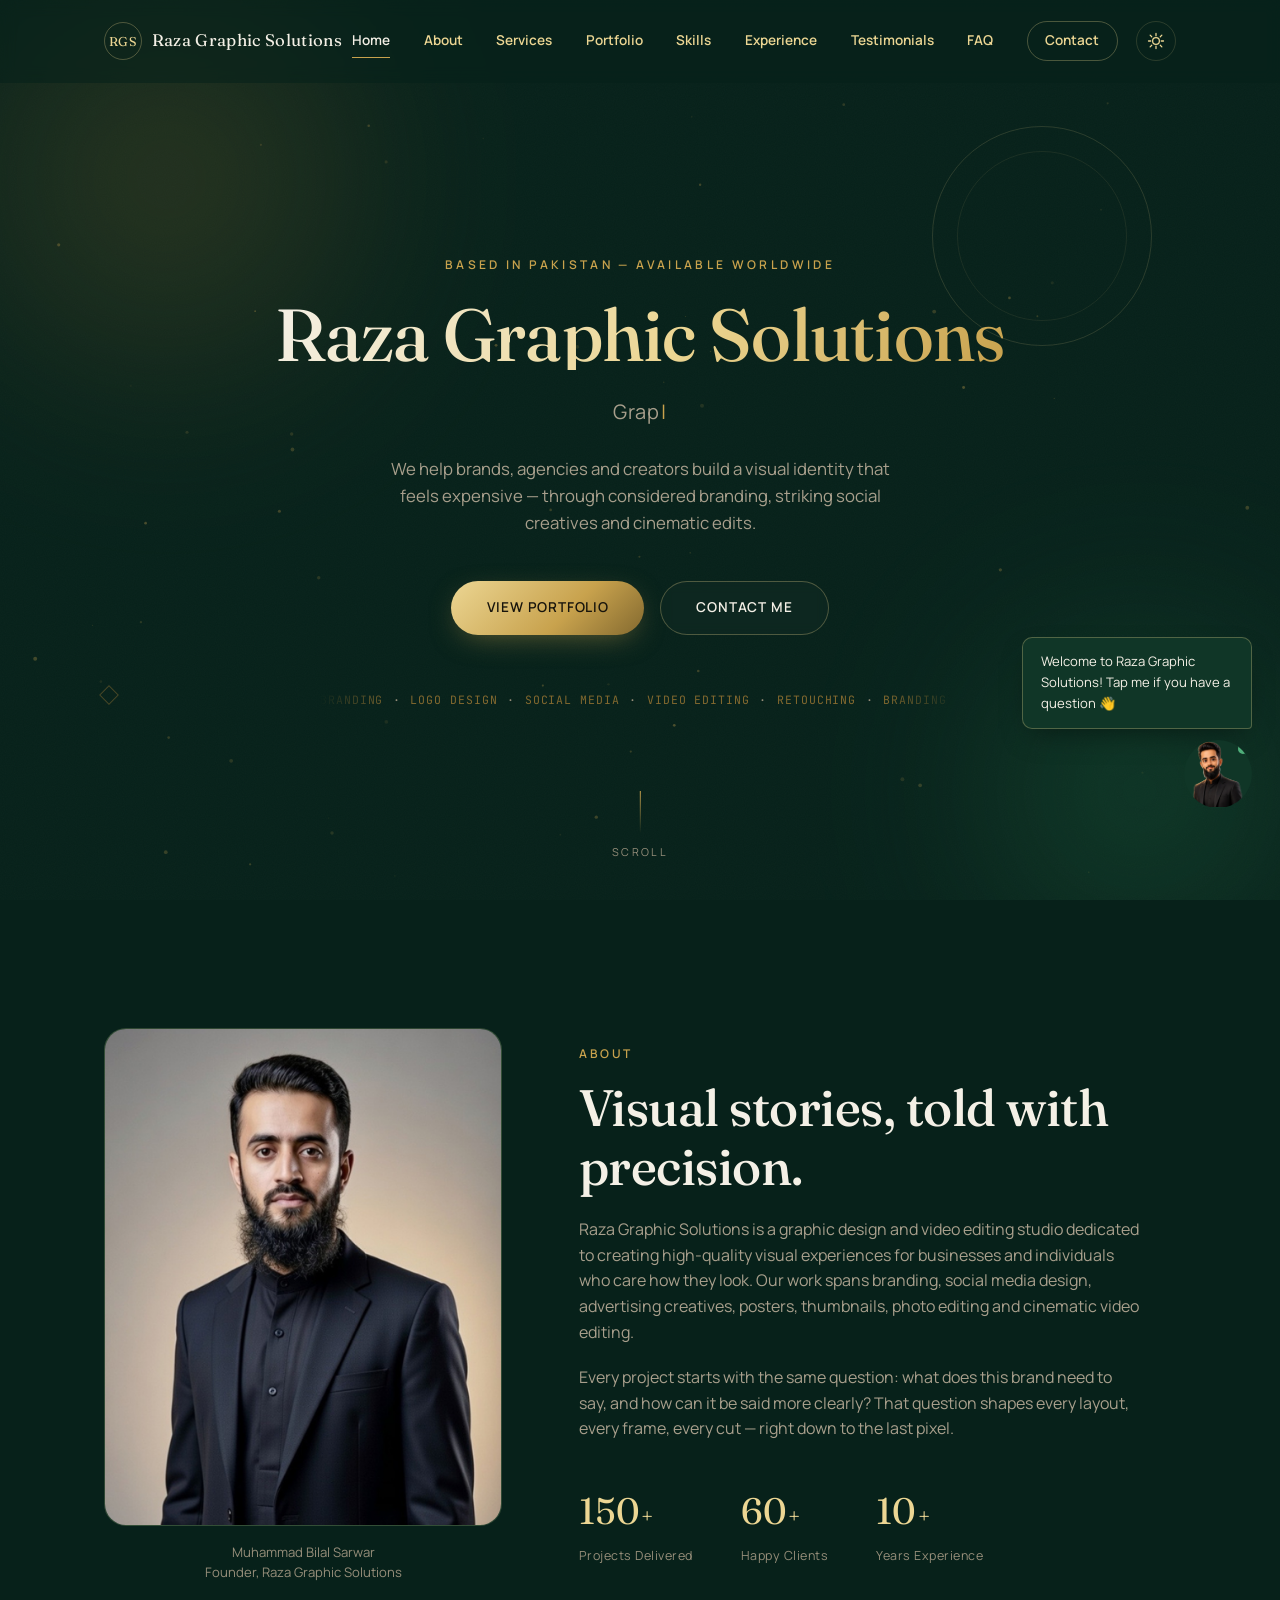
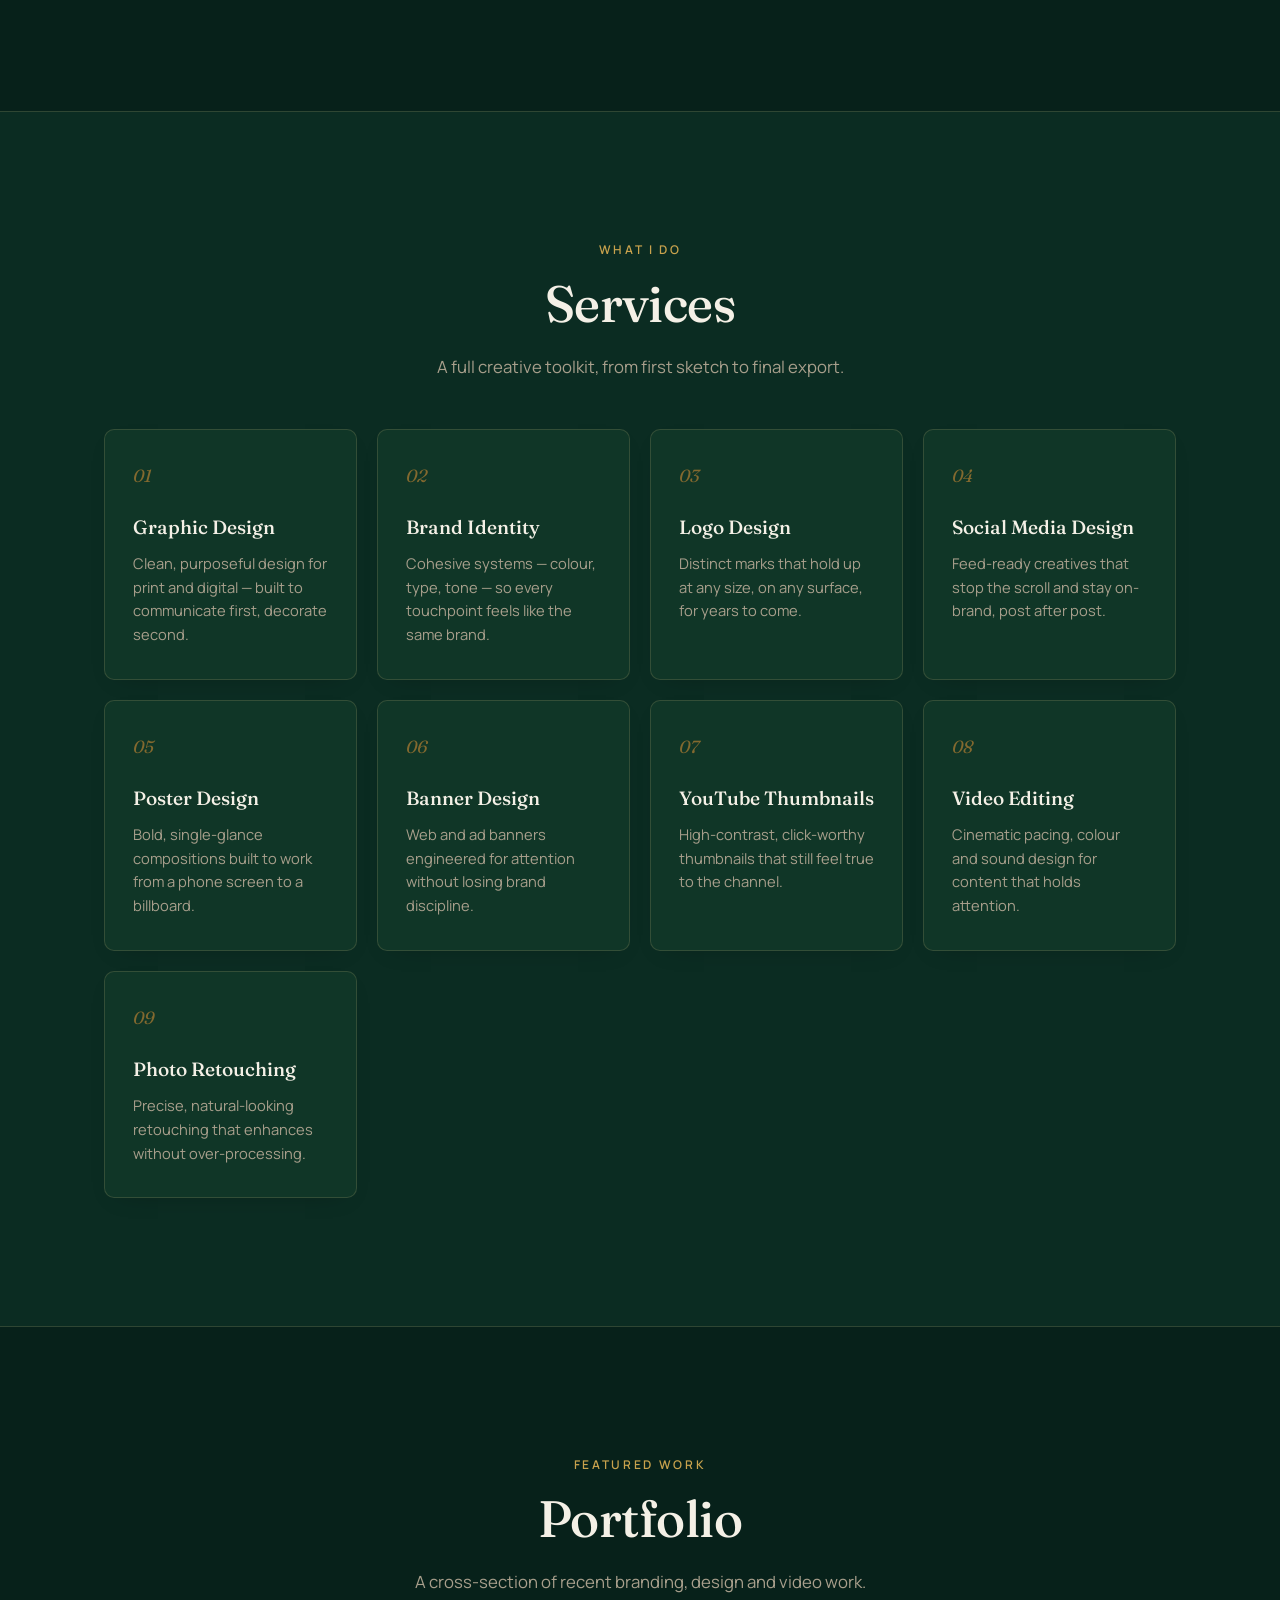
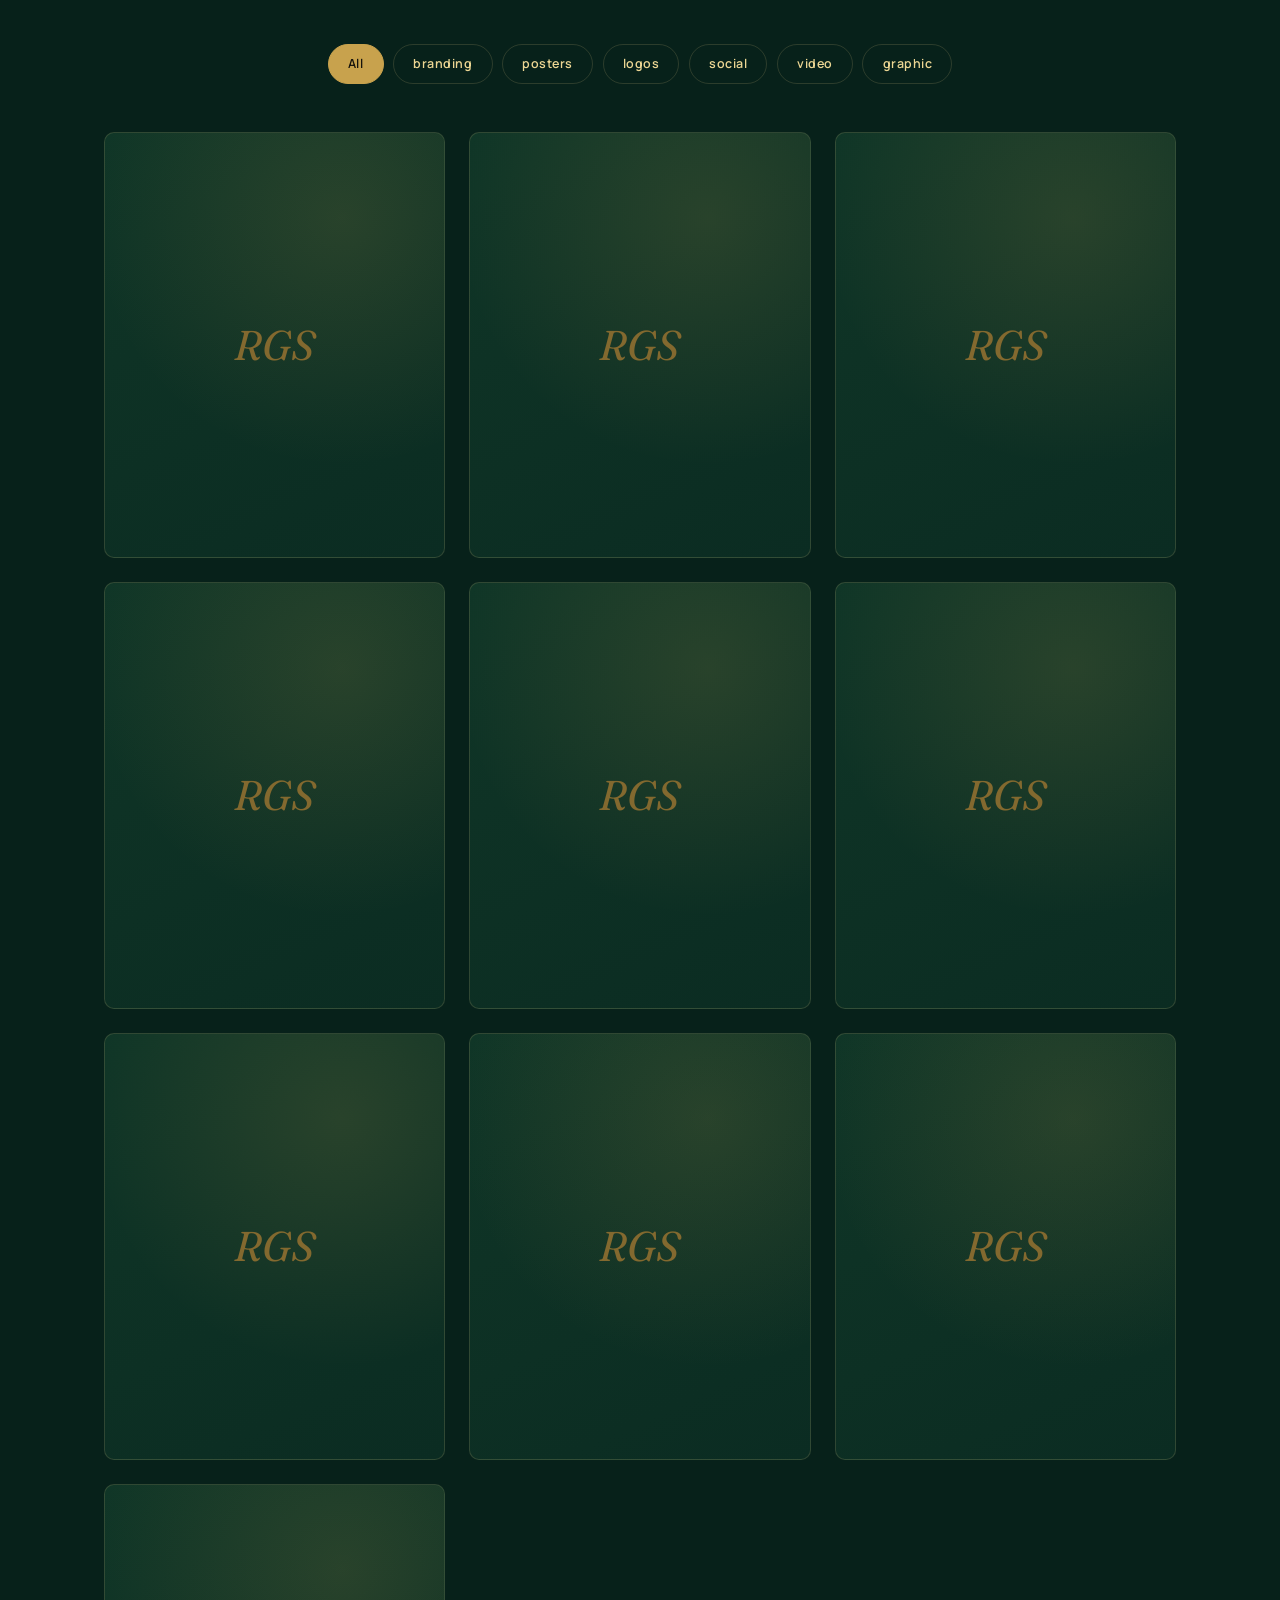
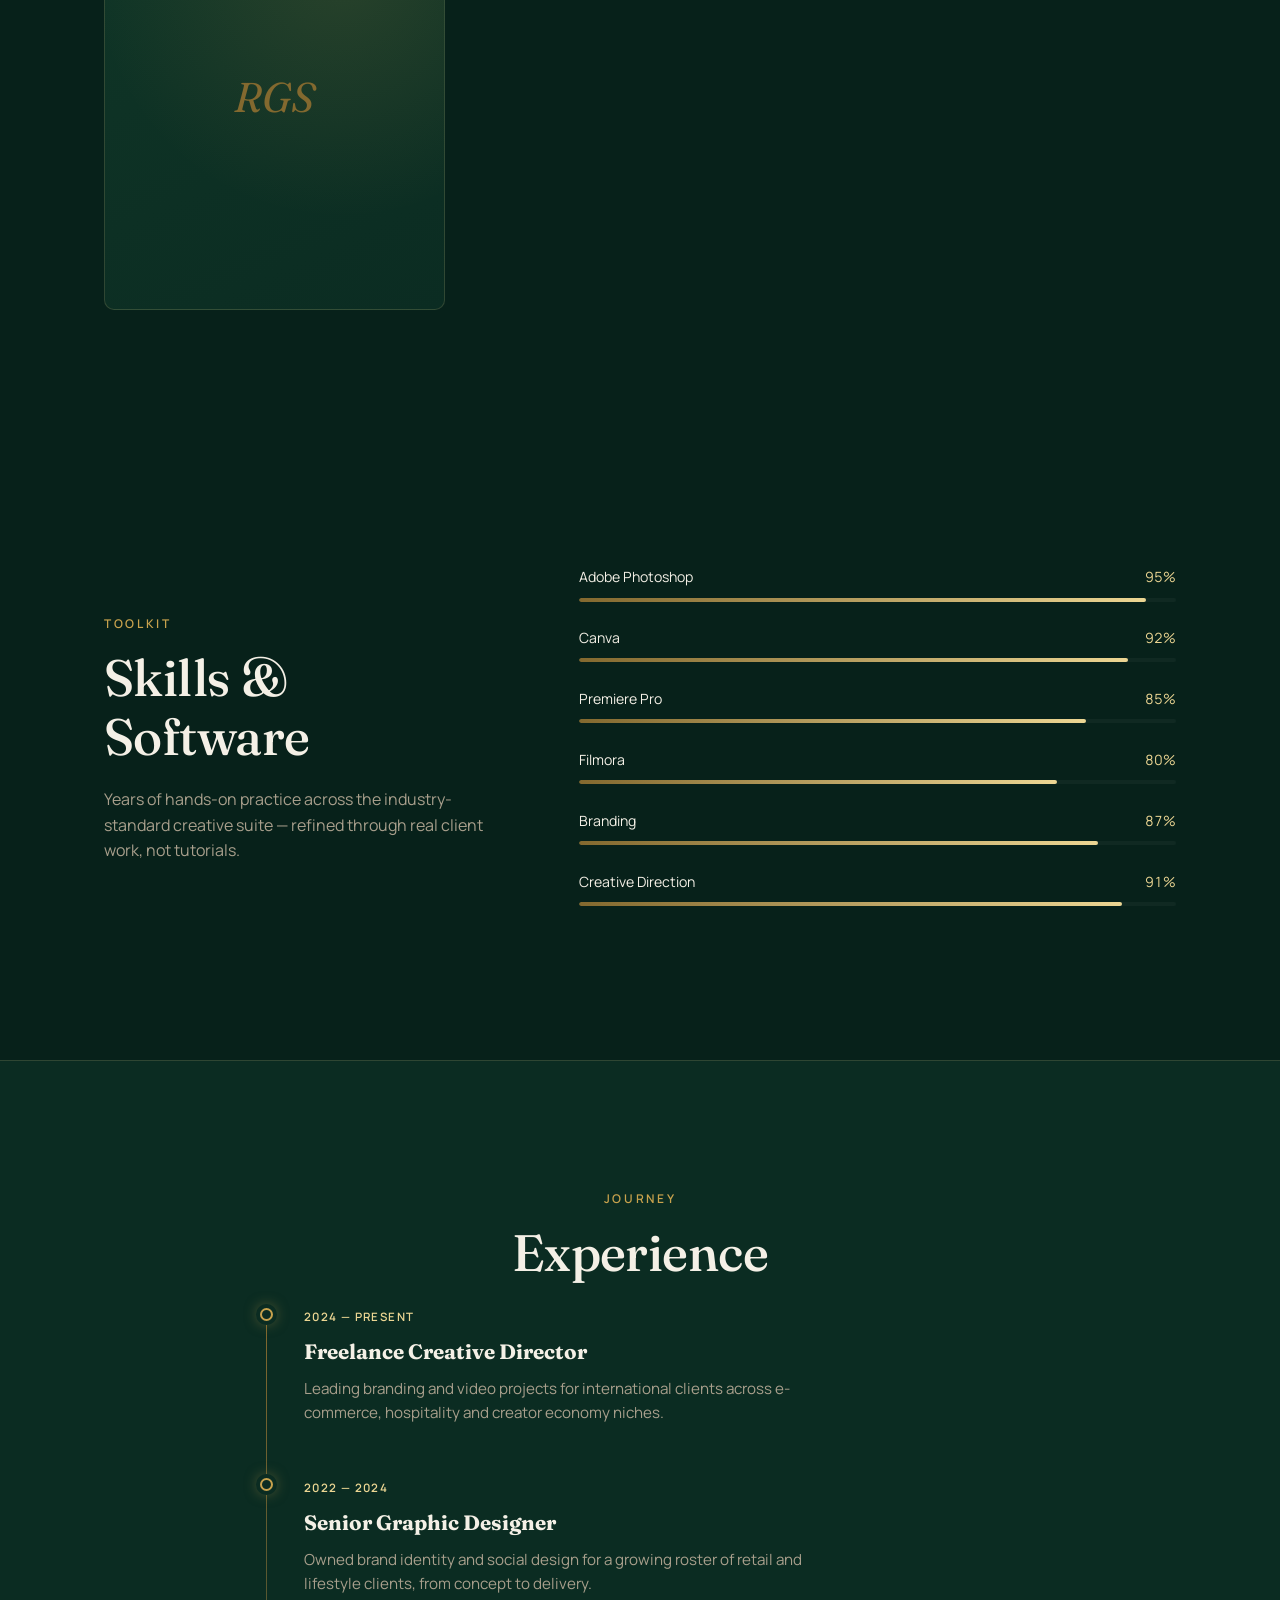
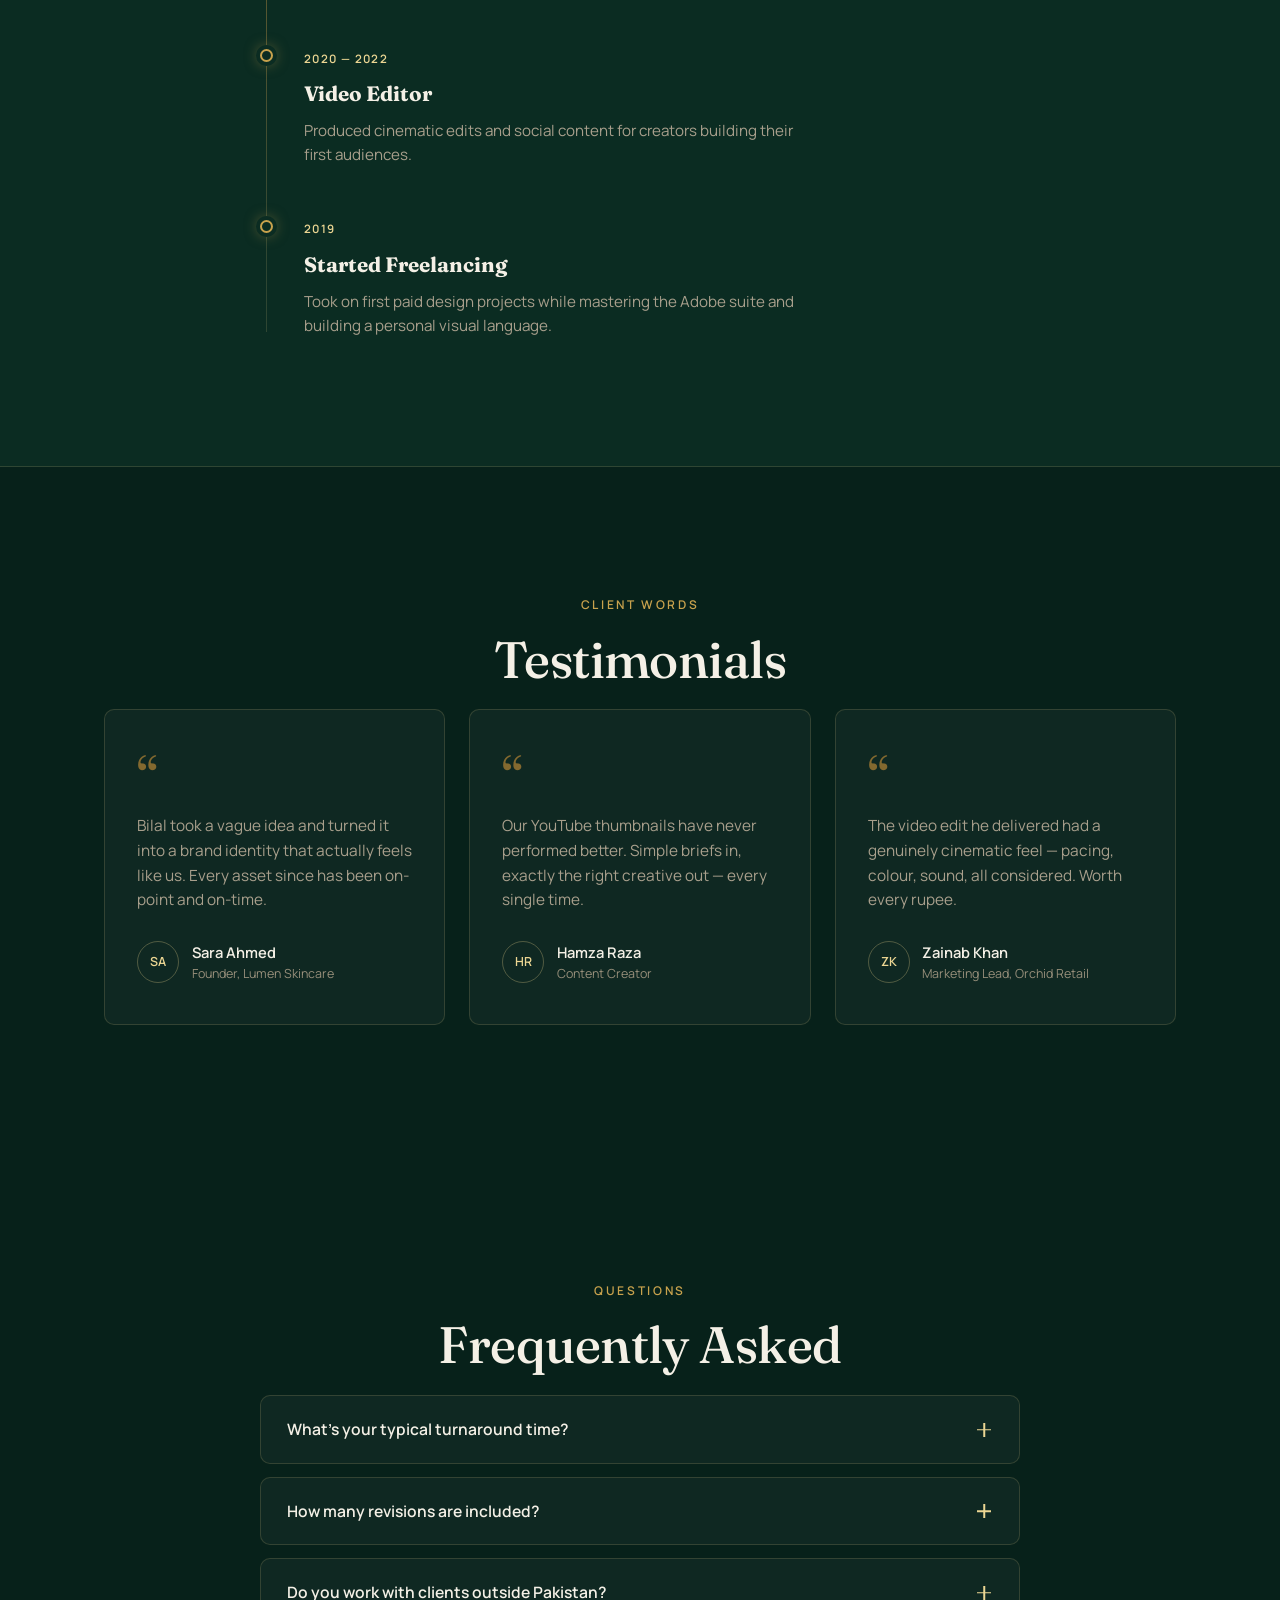
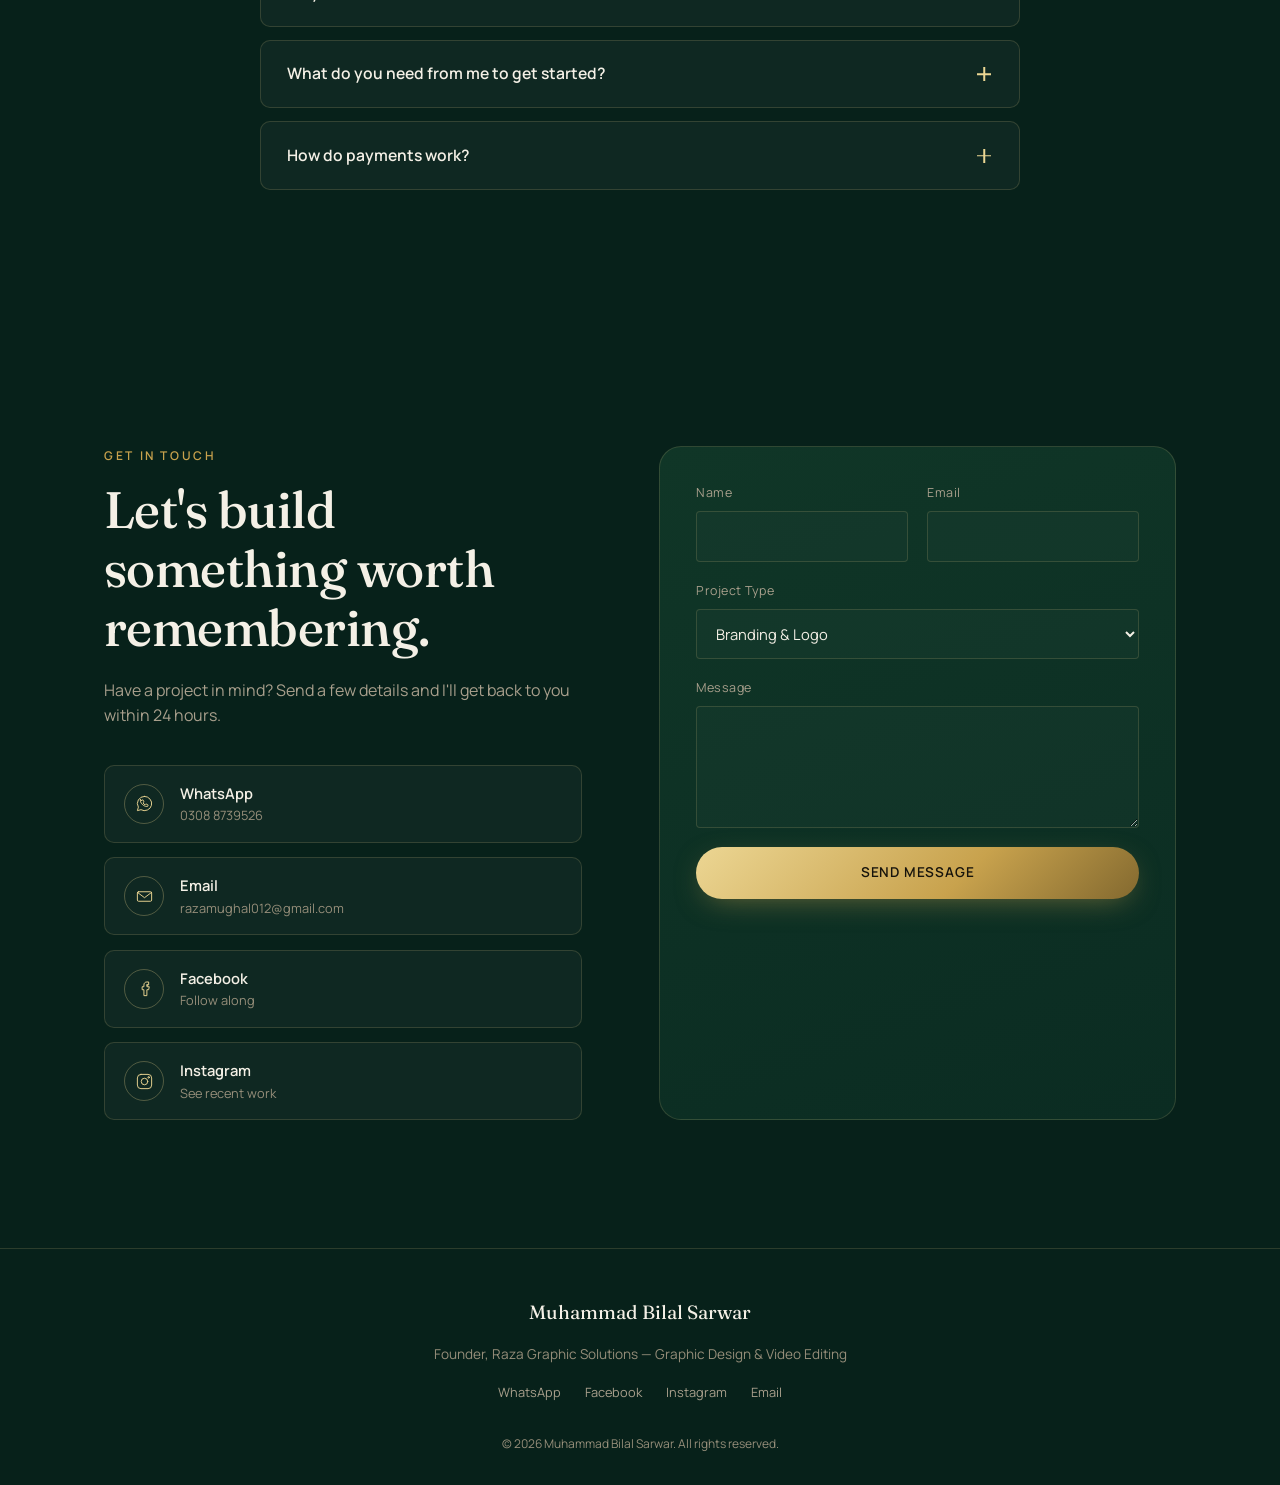
<file: index.html>
<!DOCTYPE html>
<html lang="en">
<head>
<meta charset="UTF-8">
<meta name="viewport" content="width=device-width, initial-scale=1.0">
<title>Raza Graphic Solutions — Graphic Designer & Video Editor | Pakistan</title>
<meta name="description" content="Raza Graphic Solutions is a premium graphic design and video editing studio based in Pakistan, helping brands, agencies and startups worldwide build a striking visual identity.">
<meta name="keywords" content="Raza Graphic Solutions, graphic designer Pakistan, brand identity designer, video editor, logo design, social media design, YouTube thumbnails">
<meta name="author" content="Muhammad Bilal Sarwar">
<meta name="robots" content="index, follow">
<link rel="canonical" href="https://razagraphicsolutions.com/">
<meta name="theme-color" content="#07211a">
<meta name="format-detection" content="telephone=no">

<!-- Open Graph -->
<meta property="og:type" content="website">
<meta property="og:title" content="Raza Graphic Solutions — Graphic Designer & Video Editor">
<meta property="og:description" content="Premium branding, social creatives and cinematic video editing for brands and creators worldwide.">
<meta property="og:image" content="assets/images/og-cover.jpg">
<meta property="og:url" content="https://razagraphicsolutions.com/">
<meta property="og:locale" content="en_US">

<!-- Twitter -->
<meta name="twitter:card" content="summary_large_image">
<meta name="twitter:title" content="Raza Graphic Solutions — Graphic Designer & Video Editor">
<meta name="twitter:description" content="Premium branding, social creatives and cinematic video editing for brands and creators worldwide.">
<meta name="twitter:image" content="assets/images/og-cover.jpg">

<!-- Structured Data -->
<script type="application/ld+json">
{
  "@context": "https://schema.org",
  "@type": "Organization",
  "name": "Raza Graphic Solutions",
  "description": "Graphic design and video editing studio based in Pakistan.",
  "url": "https://razagraphicsolutions.com/",
  "image": "https://razagraphicsolutions.com/assets/images/about-portrait.jpg",
  "email": "razamughal012@gmail.com",
  "telephone": "+923088739526",
  "address": { "@type": "PostalAddress", "addressCountry": "PK" },
  "founder": {
    "@type": "Person",
    "name": "Muhammad Bilal Sarwar"
  },
  "sameAs": [
    "https://www.facebook.com/share/1Ja1kg6dsx/",
    "https://www.instagram.com/raza_mughal_012?igsh=YjZicDR2Y2Z2bDI="
  ]
}
</script>

<link rel="preconnect" href="https://fonts.googleapis.com">
<link rel="preconnect" href="https://fonts.gstatic.com" crossorigin>
<link href="https://fonts.googleapis.com/css2?family=Fraunces:ital,opsz,wght@0,9..144,400..600;1,9..144,400..600&family=Manrope:wght@400;500;600&family=JetBrains+Mono&display=swap" rel="stylesheet">

<link rel="stylesheet" href="style.css">
</head>
<body>

<!-- ============ SKIP LINK ============ -->
<a href="#main" class="skip-link">Skip to content</a>

<!-- ============ CUSTOM CURSOR (desktop only, see script.js) ============ -->
<div class="cursor" id="cursor" aria-hidden="true">
  <div class="cursor__dot"></div>
  <div class="cursor__ring"></div>
</div>

<!-- ============ LOADING SCREEN ============ -->
<div class="loader" id="loader" aria-hidden="true">
  <div class="loader__mark">
    <svg viewBox="0 0 120 120" class="loader__ring">
      <circle cx="60" cy="60" r="52" class="loader__ring-track"/>
      <circle cx="60" cy="60" r="52" class="loader__ring-fill"/>
    </svg>
    <span class="loader__initials" id="loaderInitials">RGS</span>
  </div>
  <p class="loader__label">Crafting the experience</p>
</div>

<!-- ============ SCROLL PROGRESS ============ -->
<div class="scroll-progress" id="scrollProgress" aria-hidden="true"></div>

<!-- ============ NAVIGATION ============ -->
<header class="nav" id="siteNav">
  <div class="nav__inner">
    <a href="#home" class="nav__logo" aria-label="Raza Graphic Solutions — home">
      <span class="nav__logo-mark" id="navLogoMark">RGS</span>
      <span class="nav__logo-full">Raza&nbsp;Graphic&nbsp;Solutions</span>
    </a>

    <nav class="nav__links" id="navLinks" aria-label="Primary">
      <a href="#home" class="nav__link" data-nav>Home</a>
      <a href="#about" class="nav__link" data-nav>About</a>
      <a href="#services" class="nav__link" data-nav>Services</a>
      <a href="#portfolio" class="nav__link" data-nav>Portfolio</a>
      <a href="#skills" class="nav__link" data-nav>Skills</a>
      <a href="#experience" class="nav__link" data-nav>Experience</a>
      <a href="#testimonials" class="nav__link" data-nav>Testimonials</a>
      <a href="#faq" class="nav__link" data-nav>FAQ</a>
      <a href="#contact" class="nav__link nav__link--cta" data-nav>Contact</a>
    </nav>

    <button class="theme-toggle" id="themeToggle" aria-label="Switch to light mode">
      <svg class="theme-toggle__sun" viewBox="0 0 24 24"><circle cx="12" cy="12" r="4.5"/><path d="M12 2v3M12 19v3M4.2 4.2l2.1 2.1M17.7 17.7l2.1 2.1M2 12h3M19 12h3M4.2 19.8l2.1-2.1M17.7 6.3l2.1-2.1"/></svg>
      <svg class="theme-toggle__moon" viewBox="0 0 24 24"><path d="M20 14.5A8.5 8.5 0 1 1 9.5 4a7 7 0 0 0 10.5 10.5z"/></svg>
    </button>
    <button class="nav__toggle" id="navToggle" aria-label="Toggle menu" aria-expanded="false">
      <span></span><span></span><span></span>
    </button>
  </div>
</header>

<main id="main">

  <!-- ============ HERO ============ -->
  <section class="hero" id="home">
    <canvas class="hero__particles" id="particles" aria-hidden="true"></canvas>
    <div class="hero__bg" aria-hidden="true">
      <div class="hero__grain"></div>
      <div class="hero__glow hero__glow--a"></div>
      <div class="hero__glow hero__glow--b"></div>
      <div class="hero__shape hero__shape--ring"></div>
      <div class="hero__shape hero__shape--diamond"></div>
    </div>

    <div class="hero__inner">
      <p class="hero__eyebrow reveal" data-reveal>Based in Pakistan — Available Worldwide</p>

      <h1 class="hero__name hero__name--single reveal" data-reveal>Raza Graphic Solutions</h1>

      <p class="hero__title reveal" data-reveal>
        <span id="typingText" class="hero__typing"></span><span class="hero__caret" aria-hidden="true">|</span>
      </p>

      <p class="hero__intro reveal" data-reveal>
        We help brands, agencies and creators build a visual identity that feels expensive — through considered branding, striking social creatives and cinematic edits.
      </p>

      <div class="hero__cta reveal" data-reveal>
        <a href="#portfolio" class="btn btn--gold">
          <span>View Portfolio</span>
        </a>
        <a href="#contact" class="btn btn--ghost">
          <span>Contact Me</span>
        </a>
      </div>

      <div class="hero__marquee reveal" data-reveal aria-hidden="true">
        <div class="hero__marquee-track">
          <span>Branding</span><span>·</span><span>Logo Design</span><span>·</span><span>Social Media</span><span>·</span>
          <span>Video Editing</span><span>·</span><span>Retouching</span><span>·</span>
          <span>Branding</span><span>·</span><span>Logo Design</span><span>·</span><span>Social Media</span><span>·</span>
          <span>Video Editing</span><span>·</span><span>Retouching</span><span>·</span>
        </div>
      </div>
    </div>

    <a href="#about" class="hero__scroll" aria-label="Scroll to About section">
      <span class="hero__scroll-line"></span>
      <span class="hero__scroll-text">Scroll</span>
    </a>
  </section>

  <!-- ============ ABOUT ============ -->
  <section class="about" id="about">
    <div class="section-inner about__grid">
      <div class="about__media reveal" data-reveal>
        <div class="about__frame">
          <!-- Photo is managed via the admin CMS at /admin (Site Settings → Founder Photo).
               Until a photo is uploaded there, the initials placeholder below is shown. -->
          <div class="about__frame-inner" id="aboutFrameInner">
            <span class="about__frame-initials">MBS</span>
          </div>
          <span class="about__frame-caption">Muhammad Bilal Sarwar<br>Founder, Raza Graphic Solutions</span>
        </div>
      </div>

      <div class="about__content">
        <p class="eyebrow reveal" data-reveal>About</p>
        <h2 class="section-title reveal" data-reveal>Visual stories, told with precision.</h2>
        <p class="about__text reveal" data-reveal>
          Raza Graphic Solutions is a graphic design and video editing studio dedicated to creating high-quality visual experiences for businesses and individuals who care how they look. Our work spans branding, social media design, advertising creatives, posters, thumbnails, photo editing and cinematic video editing.
        </p>
        <p class="about__text reveal" data-reveal>
          Every project starts with the same question: what does this brand need to say, and how can it be said more clearly? That question shapes every layout, every frame, every cut — right down to the last pixel.
        </p>

        <div class="about__stats reveal" data-reveal>
          <div class="about__stat">
            <span class="about__stat-value"><span class="about__stat-num" data-count="150">0</span><span class="about__stat-plus">+</span></span>
            <span class="about__stat-label">Projects Delivered</span>
          </div>
          <div class="about__stat">
            <span class="about__stat-value"><span class="about__stat-num" data-count="60">0</span><span class="about__stat-plus">+</span></span>
            <span class="about__stat-label">Happy Clients</span>
          </div>
          <div class="about__stat">
            <span class="about__stat-value"><span class="about__stat-num" data-count="10">0</span><span class="about__stat-plus">+</span></span>
            <span class="about__stat-label">Years Experience</span>
          </div>
        </div>
      </div>
    </div>
  </section>

  <!-- ============ SERVICES ============ -->
  <section class="services" id="services">
    <div class="section-inner">
      <p class="eyebrow reveal center" data-reveal>What I Do</p>
      <h2 class="section-title center reveal" data-reveal>Services</h2>
      <p class="section-sub center reveal" data-reveal>A full creative toolkit, from first sketch to final export.</p>

      <div class="services__grid">
        <article class="service-card reveal" data-reveal>
          <span class="service-card__num">01</span>
          <h3 class="service-card__title">Graphic Design</h3>
          <p class="service-card__text">Clean, purposeful design for print and digital — built to communicate first, decorate second.</p>
        </article>
        <article class="service-card reveal" data-reveal>
          <span class="service-card__num">02</span>
          <h3 class="service-card__title">Brand Identity</h3>
          <p class="service-card__text">Cohesive systems — colour, type, tone — so every touchpoint feels like the same brand.</p>
        </article>
        <article class="service-card reveal" data-reveal>
          <span class="service-card__num">03</span>
          <h3 class="service-card__title">Logo Design</h3>
          <p class="service-card__text">Distinct marks that hold up at any size, on any surface, for years to come.</p>
        </article>
        <article class="service-card reveal" data-reveal>
          <span class="service-card__num">04</span>
          <h3 class="service-card__title">Social Media Design</h3>
          <p class="service-card__text">Feed-ready creatives that stop the scroll and stay on-brand, post after post.</p>
        </article>
        <article class="service-card reveal" data-reveal>
          <span class="service-card__num">05</span>
          <h3 class="service-card__title">Poster Design</h3>
          <p class="service-card__text">Bold, single-glance compositions built to work from a phone screen to a billboard.</p>
        </article>
        <article class="service-card reveal" data-reveal>
          <span class="service-card__num">06</span>
          <h3 class="service-card__title">Banner Design</h3>
          <p class="service-card__text">Web and ad banners engineered for attention without losing brand discipline.</p>
        </article>
        <article class="service-card reveal" data-reveal>
          <span class="service-card__num">07</span>
          <h3 class="service-card__title">YouTube Thumbnails</h3>
          <p class="service-card__text">High-contrast, click-worthy thumbnails that still feel true to the channel.</p>
        </article>
        <article class="service-card reveal" data-reveal>
          <span class="service-card__num">08</span>
          <h3 class="service-card__title">Video Editing</h3>
          <p class="service-card__text">Cinematic pacing, colour and sound design for content that holds attention.</p>
        </article>
        <article class="service-card reveal" data-reveal>
          <span class="service-card__num">09</span>
          <h3 class="service-card__title">Photo Retouching</h3>
          <p class="service-card__text">Precise, natural-looking retouching that enhances without over-processing.</p>
        </article>
      </div>
    </div>
  </section>

  <!-- ============ PORTFOLIO ============ -->
  <section class="portfolio" id="portfolio">
    <div class="section-inner">
      <p class="eyebrow reveal center" data-reveal>Featured Work</p>
      <h2 class="section-title center reveal" data-reveal>Portfolio</h2>
      <p class="section-sub center reveal" data-reveal>A cross-section of recent branding, design and video work.</p>

      <div class="portfolio__filters reveal" data-reveal role="tablist" aria-label="Portfolio categories" id="portfolioFilters">
        <button class="filter-btn is-active" data-filter="all" role="tab" aria-selected="true">All</button>
      </div>

      <!-- Replace placeholder tiles with real <img src="assets/images/work-XX.jpg" loading="lazy"> once assets are supplied -->
      <div class="portfolio__grid" id="portfolioGrid"></div>
    </div>
  </section>

  <!-- ============ PROJECT MODAL / LIGHTBOX ============ -->
  <div class="lightbox" id="lightbox" aria-hidden="true" role="dialog" aria-modal="true" aria-label="Project details">
    <button class="lightbox__close" id="lightboxClose" aria-label="Close preview">&times;</button>
    <button class="lightbox__nav lightbox__nav--prev" id="lightboxPrev" aria-label="Previous project">&#8249;</button>
    <div class="lightbox__content">
      <div class="lightbox__media" id="lightboxMedia"></div>
      <div class="lightbox__meta">
        <span class="lightbox__category" id="lightboxCategory"></span>
        <h3 class="lightbox__title" id="lightboxTitle"></h3>
        <p class="lightbox__desc" id="lightboxDesc"></p>
        <dl class="lightbox__facts" id="lightboxFacts"></dl>
        <div class="lightbox__thumbs" id="lightboxThumbs"></div>
      </div>
    </div>
    <button class="lightbox__nav lightbox__nav--next" id="lightboxNext" aria-label="Next project">&#8250;</button>
  </div>

  <!-- ============ SKILLS ============ -->
  <section class="skills" id="skills">
    <div class="section-inner skills__grid">
      <div class="skills__intro">
        <p class="eyebrow reveal" data-reveal>Toolkit</p>
        <h2 class="section-title reveal" data-reveal>Skills &amp; Software</h2>
        <p class="about__text reveal" data-reveal>
          Years of hands-on practice across the industry-standard creative suite — refined through real client work, not tutorials.
        </p>
      </div>

      <div class="skills__bars reveal" data-reveal>
        <div class="skill-bar" data-percent="95">
          <div class="skill-bar__head"><span>Adobe Photoshop</span><span class="skill-bar__pct">95%</span></div>
          <div class="skill-bar__track"><div class="skill-bar__fill"></div></div>
        </div>
        <div class="skill-bar" data-percent="92">
          <div class="skill-bar__head"><span>Canva</span><span class="skill-bar__pct">92%</span></div>
          <div class="skill-bar__track"><div class="skill-bar__fill"></div></div>
        </div>
        <div class="skill-bar" data-percent="85">
          <div class="skill-bar__head"><span>Premiere Pro</span><span class="skill-bar__pct">85%</span></div>
          <div class="skill-bar__track"><div class="skill-bar__fill"></div></div>
        </div>
        <div class="skill-bar" data-percent="80">
          <div class="skill-bar__head"><span>Filmora</span><span class="skill-bar__pct">80%</span></div>
          <div class="skill-bar__track"><div class="skill-bar__fill"></div></div>
        </div>
        <div class="skill-bar" data-percent="87">
          <div class="skill-bar__head"><span>Branding</span><span class="skill-bar__pct">87%</span></div>
          <div class="skill-bar__track"><div class="skill-bar__fill"></div></div>
        </div>
        <div class="skill-bar" data-percent="91">
          <div class="skill-bar__head"><span>Creative Direction</span><span class="skill-bar__pct">91%</span></div>
          <div class="skill-bar__track"><div class="skill-bar__fill"></div></div>
        </div>
      </div>
    </div>
  </section>

  <!-- ============ EXPERIENCE TIMELINE ============ -->
  <section class="experience" id="experience">
    <div class="section-inner">
      <p class="eyebrow reveal center" data-reveal>Journey</p>
      <h2 class="section-title center reveal" data-reveal>Experience</h2>

      <div class="timeline">
        <div class="timeline__line" aria-hidden="true"></div>

        <div class="timeline__item reveal" data-reveal>
          <div class="timeline__dot"></div>
          <span class="timeline__year">2024 — Present</span>
          <h3 class="timeline__title">Freelance Creative Director</h3>
          <p class="timeline__text">Leading branding and video projects for international clients across e-commerce, hospitality and creator economy niches.</p>
        </div>

        <div class="timeline__item reveal" data-reveal>
          <div class="timeline__dot"></div>
          <span class="timeline__year">2022 — 2024</span>
          <h3 class="timeline__title">Senior Graphic Designer</h3>
          <p class="timeline__text">Owned brand identity and social design for a growing roster of retail and lifestyle clients, from concept to delivery.</p>
        </div>

        <div class="timeline__item reveal" data-reveal>
          <div class="timeline__dot"></div>
          <span class="timeline__year">2020 — 2022</span>
          <h3 class="timeline__title">Video Editor</h3>
          <p class="timeline__text">Produced cinematic edits and social content for creators building their first audiences.</p>
        </div>

        <div class="timeline__item reveal" data-reveal>
          <div class="timeline__dot"></div>
          <span class="timeline__year">2019</span>
          <h3 class="timeline__title">Started Freelancing</h3>
          <p class="timeline__text">Took on first paid design projects while mastering the Adobe suite and building a personal visual language.</p>
        </div>
      </div>
    </div>
  </section>

  <!-- ============ TESTIMONIALS ============ -->
  <section class="testimonials" id="testimonials">
    <div class="section-inner">
      <p class="eyebrow reveal center" data-reveal>Client Words</p>
      <h2 class="section-title center reveal" data-reveal>Testimonials</h2>

      <div class="testimonials__track reveal" data-reveal>
        <article class="testimonial-card">
          <div class="testimonial-card__quote-mark">&ldquo;</div>
          <p class="testimonial-card__text">Bilal took a vague idea and turned it into a brand identity that actually feels like us. Every asset since has been on-point and on-time.</p>
          <div class="testimonial-card__author">
            <span class="testimonial-card__avatar">SA</span>
            <div>
              <span class="testimonial-card__name">Sara Ahmed</span>
              <span class="testimonial-card__role">Founder, Lumen Skincare</span>
            </div>
          </div>
        </article>
        <article class="testimonial-card">
          <div class="testimonial-card__quote-mark">&ldquo;</div>
          <p class="testimonial-card__text">Our YouTube thumbnails have never performed better. Simple briefs in, exactly the right creative out — every single time.</p>
          <div class="testimonial-card__author">
            <span class="testimonial-card__avatar">HR</span>
            <div>
              <span class="testimonial-card__name">Hamza Raza</span>
              <span class="testimonial-card__role">Content Creator</span>
            </div>
          </div>
        </article>
        <article class="testimonial-card">
          <div class="testimonial-card__quote-mark">&ldquo;</div>
          <p class="testimonial-card__text">The video edit he delivered had a genuinely cinematic feel — pacing, colour, sound, all considered. Worth every rupee.</p>
          <div class="testimonial-card__author">
            <span class="testimonial-card__avatar">ZK</span>
            <div>
              <span class="testimonial-card__name">Zainab Khan</span>
              <span class="testimonial-card__role">Marketing Lead, Orchid Retail</span>
            </div>
          </div>
        </article>
      </div>
    </div>
  </section>

  <!-- ============ FAQ ============ -->
  <section class="faq" id="faq">
    <div class="section-inner">
      <p class="eyebrow reveal center" data-reveal>Questions</p>
      <h2 class="section-title center reveal" data-reveal>Frequently Asked</h2>

      <div class="accordion reveal" data-reveal id="accordion">
        <div class="accordion__item">
          <button class="accordion__trigger" aria-expanded="false">
            <span>What's your typical turnaround time?</span>
            <span class="accordion__icon" aria-hidden="true"></span>
          </button>
          <div class="accordion__panel">
            <p>Most single deliverables (a logo, a poster, a thumbnail) take 2–4 days. Full brand identities or video projects typically take 1–3 weeks depending on scope — I'll give you an exact timeline after the brief.</p>
          </div>
        </div>
        <div class="accordion__item">
          <button class="accordion__trigger" aria-expanded="false">
            <span>How many revisions are included?</span>
            <span class="accordion__icon" aria-hidden="true"></span>
          </button>
          <div class="accordion__panel">
            <p>Every project includes a set number of revision rounds agreed upfront in the scope, and we keep refining together until it truly fits your brand.</p>
          </div>
        </div>
        <div class="accordion__item">
          <button class="accordion__trigger" aria-expanded="false">
            <span>Do you work with clients outside Pakistan?</span>
            <span class="accordion__icon" aria-hidden="true"></span>
          </button>
          <div class="accordion__panel">
            <p>Yes — the majority of my recent clients are international. All communication, briefs and delivery happen remotely over WhatsApp, email or your preferred tool.</p>
          </div>
        </div>
        <div class="accordion__item">
          <button class="accordion__trigger" aria-expanded="false">
            <span>What do you need from me to get started?</span>
            <span class="accordion__icon" aria-hidden="true"></span>
          </button>
          <div class="accordion__panel">
            <p>A short brief covering your goals, audience, brand references (if any) and deadline. I'll follow up with a couple of clarifying questions before starting work.</p>
          </div>
        </div>
        <div class="accordion__item">
          <button class="accordion__trigger" aria-expanded="false">
            <span>How do payments work?</span>
            <span class="accordion__icon" aria-hidden="true"></span>
          </button>
          <div class="accordion__panel">
            <p>Typically a deposit upfront with the balance on delivery, for larger projects split into milestones. Full details are confirmed in writing before work begins.</p>
          </div>
        </div>
      </div>
    </div>
  </section>

  <!-- ============ CONTACT ============ -->
  <section class="contact" id="contact">
    <div class="section-inner contact__grid">
      <div class="contact__intro">
        <p class="eyebrow reveal" data-reveal>Get In Touch</p>
        <h2 class="section-title reveal" data-reveal>Let's build something worth remembering.</h2>
        <p class="about__text reveal" data-reveal>
          Have a project in mind? Send a few details and I'll get back to you within 24 hours.
        </p>

        <div class="contact__channels reveal" data-reveal>
          <a href="https://wa.me/923088739526" class="contact-channel" target="_blank" rel="noopener">
            <span class="contact-channel__icon" aria-hidden="true">
              <svg viewBox="0 0 32 32"><path d="M16 4a12 12 0 00-10.3 18.1L4 28l6.1-1.6A12 12 0 1016 4z"/><path d="M11 11c0-.6.5-1 1-1h1.2c.4 0 .8.3.9.7l.8 2.4c.1.4 0 .8-.3 1l-.9.9c.6 1.4 1.7 2.5 3.1 3.1l.9-.9c.3-.3.7-.4 1-.3l2.4.8c.4.1.7.5.7.9V20c0 .5-.4 1-1 1h-1C14.5 21 9 15.5 9 10.5v-1z"/></svg>
            </span>
            <span>
              <span class="contact-channel__label">WhatsApp</span>
              <span class="contact-channel__value">0308 8739526</span>
            </span>
          </a>
          <a href="mailto:razamughal012@gmail.com" class="contact-channel">
            <span class="contact-channel__icon" aria-hidden="true">
              <svg viewBox="0 0 32 32"><rect x="4" y="8" width="24" height="16" rx="2"/><path d="M4 9l12 9 12-9"/></svg>
            </span>
            <span>
              <span class="contact-channel__label">Email</span>
              <span class="contact-channel__value">razamughal012@gmail.com</span>
            </span>
          </a>
          <a href="https://www.facebook.com/share/1Ja1kg6dsx/" class="contact-channel" target="_blank" rel="noopener">
            <span class="contact-channel__icon" aria-hidden="true">
              <svg viewBox="0 0 32 32"><path d="M20 10h3V5h-3c-3 0-5 2-5 5v3h-3v5h3v10h5V18h3l1-5h-4v-2c0-.6.4-1 1-1z"/></svg>
            </span>
            <span>
              <span class="contact-channel__label">Facebook</span>
              <span class="contact-channel__value">Follow along</span>
            </span>
          </a>
          <a href="https://www.instagram.com/raza_mughal_012?igsh=YjZicDR2Y2Z2bDI=" class="contact-channel" target="_blank" rel="noopener">
            <span class="contact-channel__icon" aria-hidden="true">
              <svg viewBox="0 0 32 32"><rect x="4" y="4" width="24" height="24" rx="6"/><circle cx="16" cy="16" r="5.5"/><circle cx="23" cy="9" r="1.3"/></svg>
            </span>
            <span>
              <span class="contact-channel__label">Instagram</span>
              <span class="contact-channel__value">See recent work</span>
            </span>
          </a>
        </div>
      </div>

      <form class="contact__form" data-reveal id="contactForm" novalidate>
        <div class="form-row">
          <label class="form-field">
            <span>Name</span>
            <input type="text" name="name" required autocomplete="name">
          </label>
          <label class="form-field">
            <span>Email</span>
            <input type="email" name="email" required autocomplete="email">
          </label>
        </div>
        <label class="form-field">
          <span>Project Type</span>
          <select name="project">
            <option>Branding &amp; Logo</option>
            <option>Social Media Design</option>
            <option>Video Editing</option>
            <option>Something else</option>
          </select>
        </label>
        <label class="form-field">
          <span>Message</span>
          <textarea name="message" rows="4" required></textarea>
        </label>
        <button type="submit" class="btn btn--gold btn--block">
          <span>Send Message</span>
        </button>
        <p class="form-status" id="formStatus" role="status" aria-live="polite"></p>
      </form>
    </div>
  </section>

</main>

<!-- ============ FOOTER ============ -->
<footer class="footer">
  <div class="section-inner footer__inner">
    <a href="#home" class="footer__logo">Muhammad&nbsp;Bilal&nbsp;Sarwar</a>
    <p class="footer__tagline">Founder, Raza Graphic Solutions — Graphic Design &amp; Video Editing</p>

    <div class="footer__social">
      <a href="https://wa.me/923088739526" aria-label="WhatsApp" target="_blank" rel="noopener">WhatsApp</a>
      <a href="https://www.facebook.com/share/1Ja1kg6dsx/" aria-label="Facebook" target="_blank" rel="noopener">Facebook</a>
      <a href="https://www.instagram.com/raza_mughal_012?igsh=YjZicDR2Y2Z2bDI=" aria-label="Instagram" target="_blank" rel="noopener">Instagram</a>
      <a href="mailto:razamughal012@gmail.com" aria-label="Email">Email</a>
    </div>

    <p class="footer__copy">&copy; <span id="year"></span> Muhammad Bilal Sarwar. All rights reserved.</p>
  </div>
</footer>

<button class="back-to-top" id="backToTop" aria-label="Back to top">
  <svg viewBox="0 0 24 24"><path d="M12 5l-7 7M12 5l7 7M12 5v14"/></svg>
</button>

<!-- ============ MASCOT ASSISTANT ============ -->
<div class="mascot" id="mascotWidget">
  <div class="mascot__bubble" id="mascotBubble" role="status">
    <p id="mascotBubbleText">Welcome to Raza Graphic Solutions! Tap me if you have a question 👋</p>
  </div>

  <button type="button" class="mascot__avatar" id="mascotAvatar" aria-label="Open assistant" aria-expanded="false">
    <img src="assets/images/mascot.webp" alt="" loading="lazy">
    <span class="mascot__dot" aria-hidden="true"></span>
  </button>

  <div class="mascot__panel" id="mascotPanel" aria-hidden="true">
    <div class="mascot__panel-head">
      <span>Ask me anything</span>
      <button type="button" class="mascot__panel-close" id="mascotPanelClose" aria-label="Close assistant">&times;</button>
    </div>
    <div class="mascot__panel-body" id="mascotPanelBody"></div>
  </div>
</div>

<script src="script.js" defer></script>
<!-- Netlify Identity: handles invite/confirmation links that land here before redirecting to /admin -->
<script src="https://identity.netlify.com/v1/netlify-identity-widget.js" defer></script>
<script defer>
  window.addEventListener('DOMContentLoaded', () => {
    if (window.netlifyIdentity) {
      netlifyIdentity.on('init', (user) => {
        if (!user) {
          netlifyIdentity.on('login', () => { document.location.href = '/admin/'; });
        }
      });
    }
  });
</script>
</body>
</html>
</file>
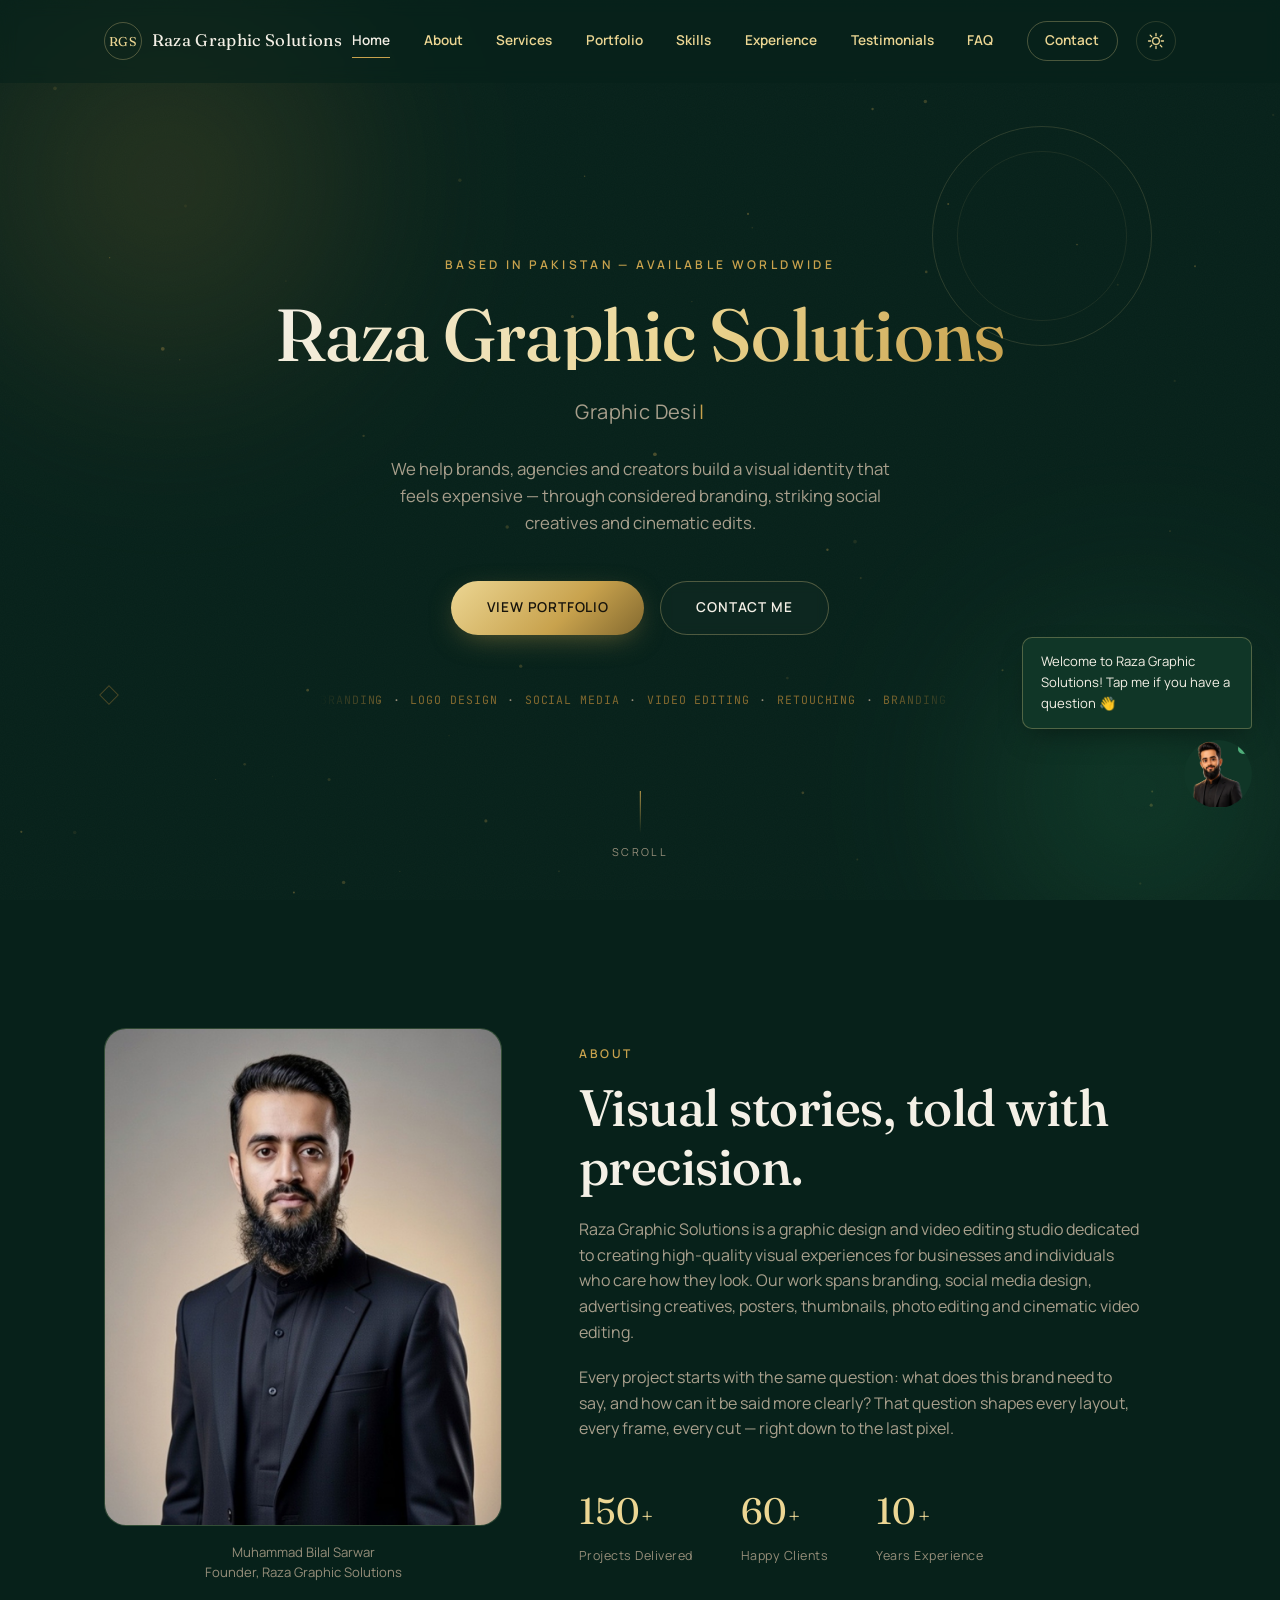
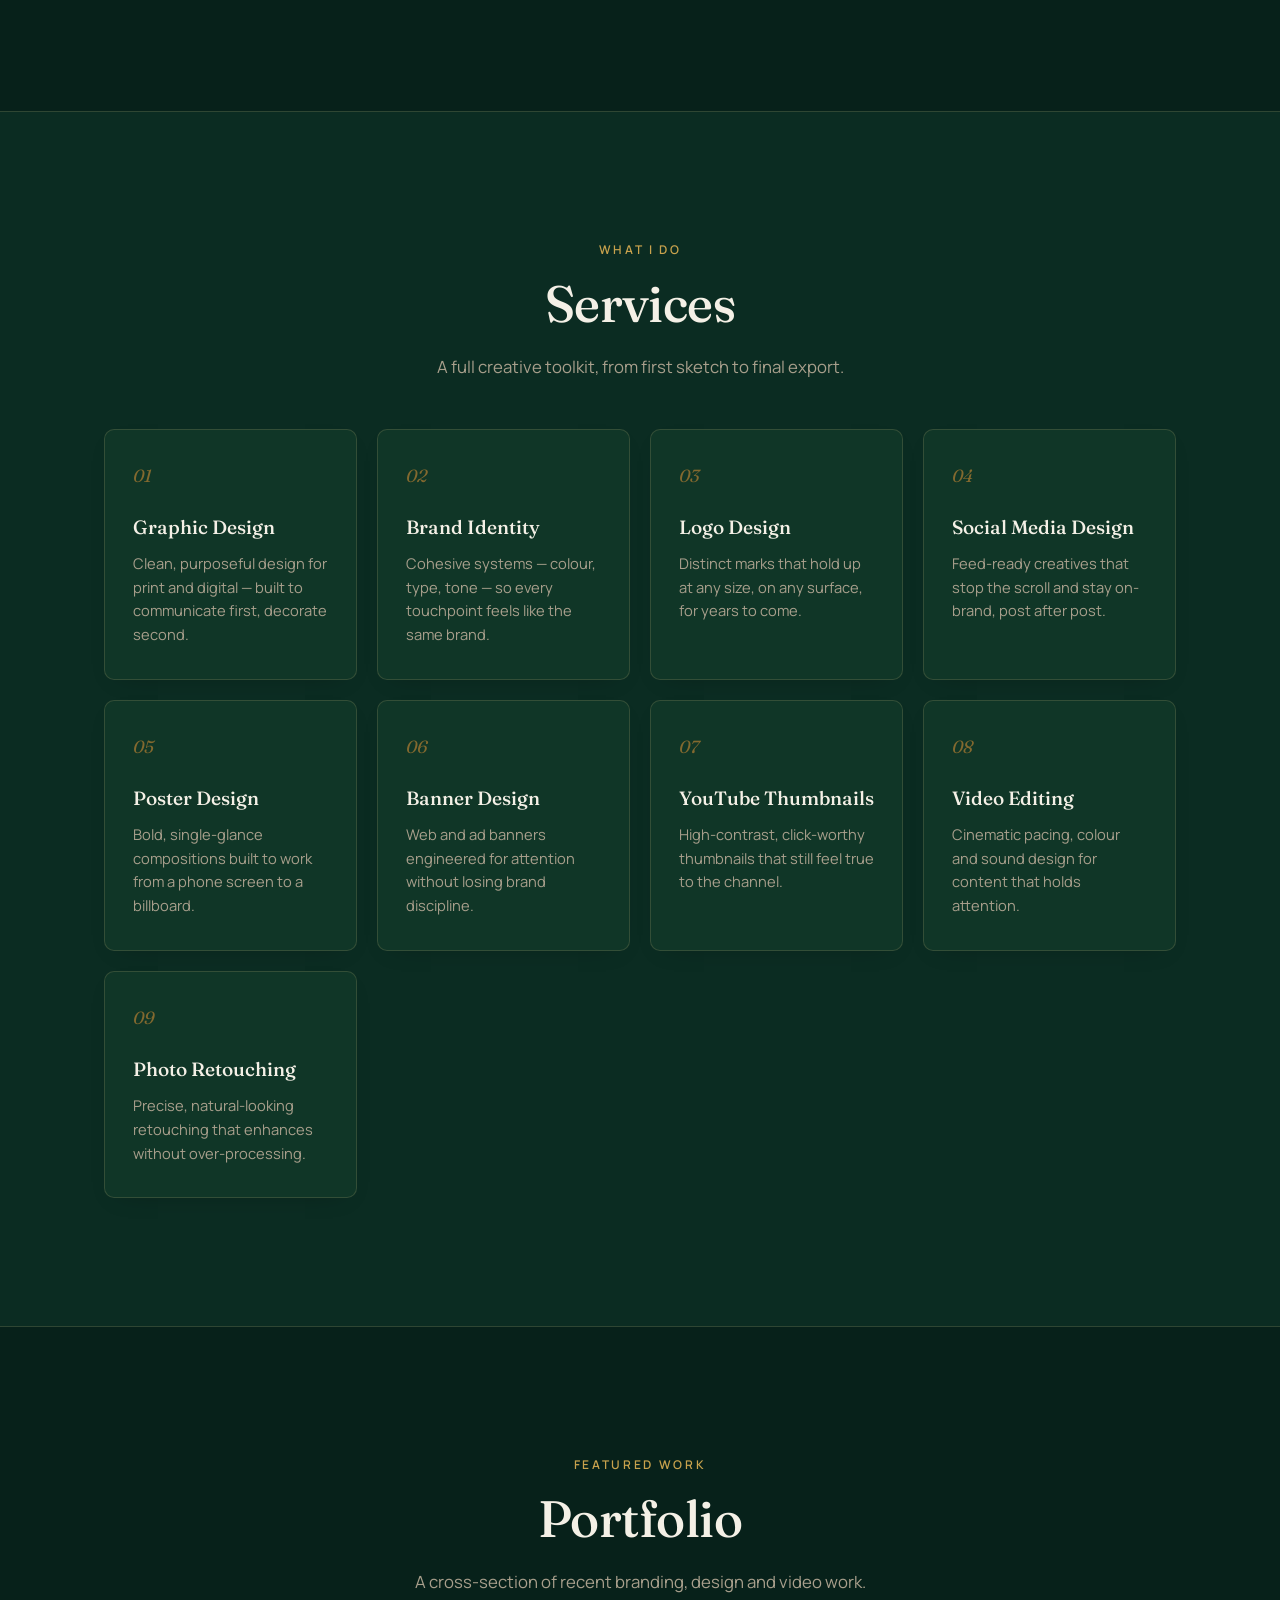
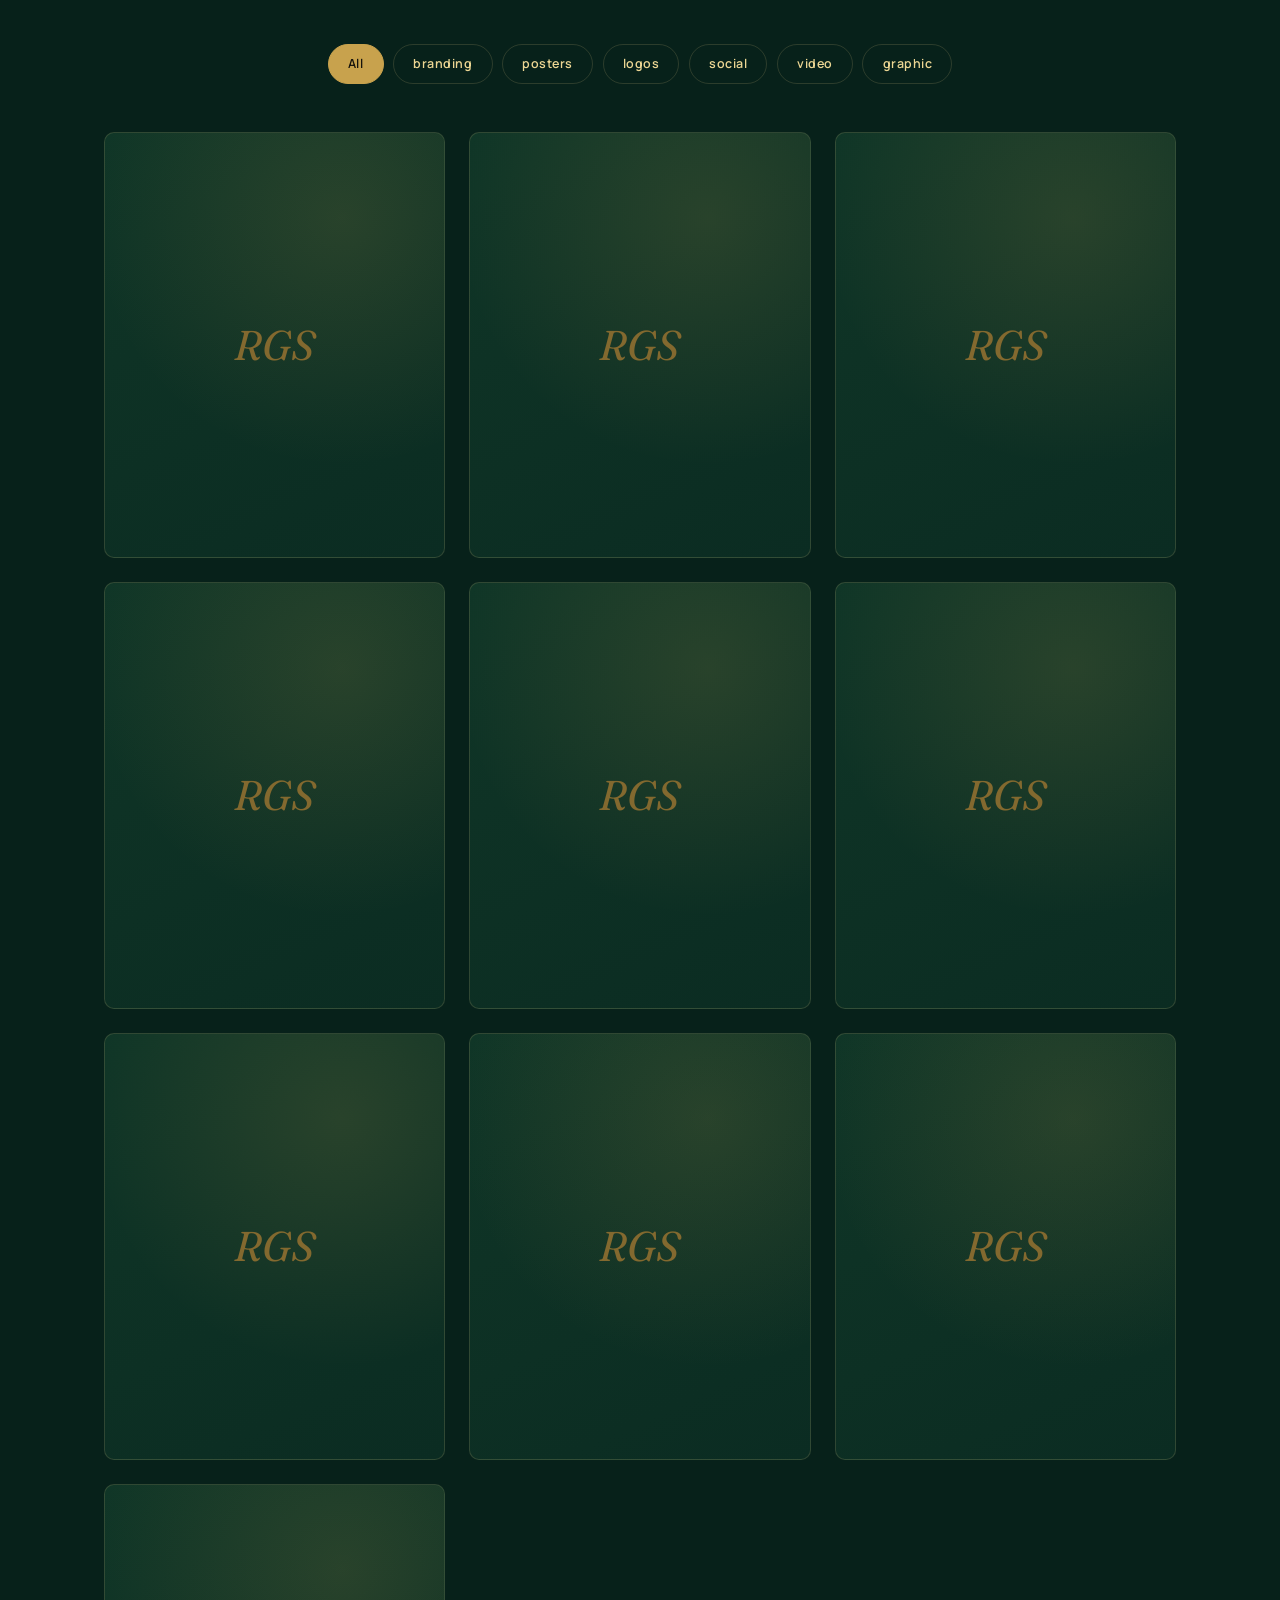
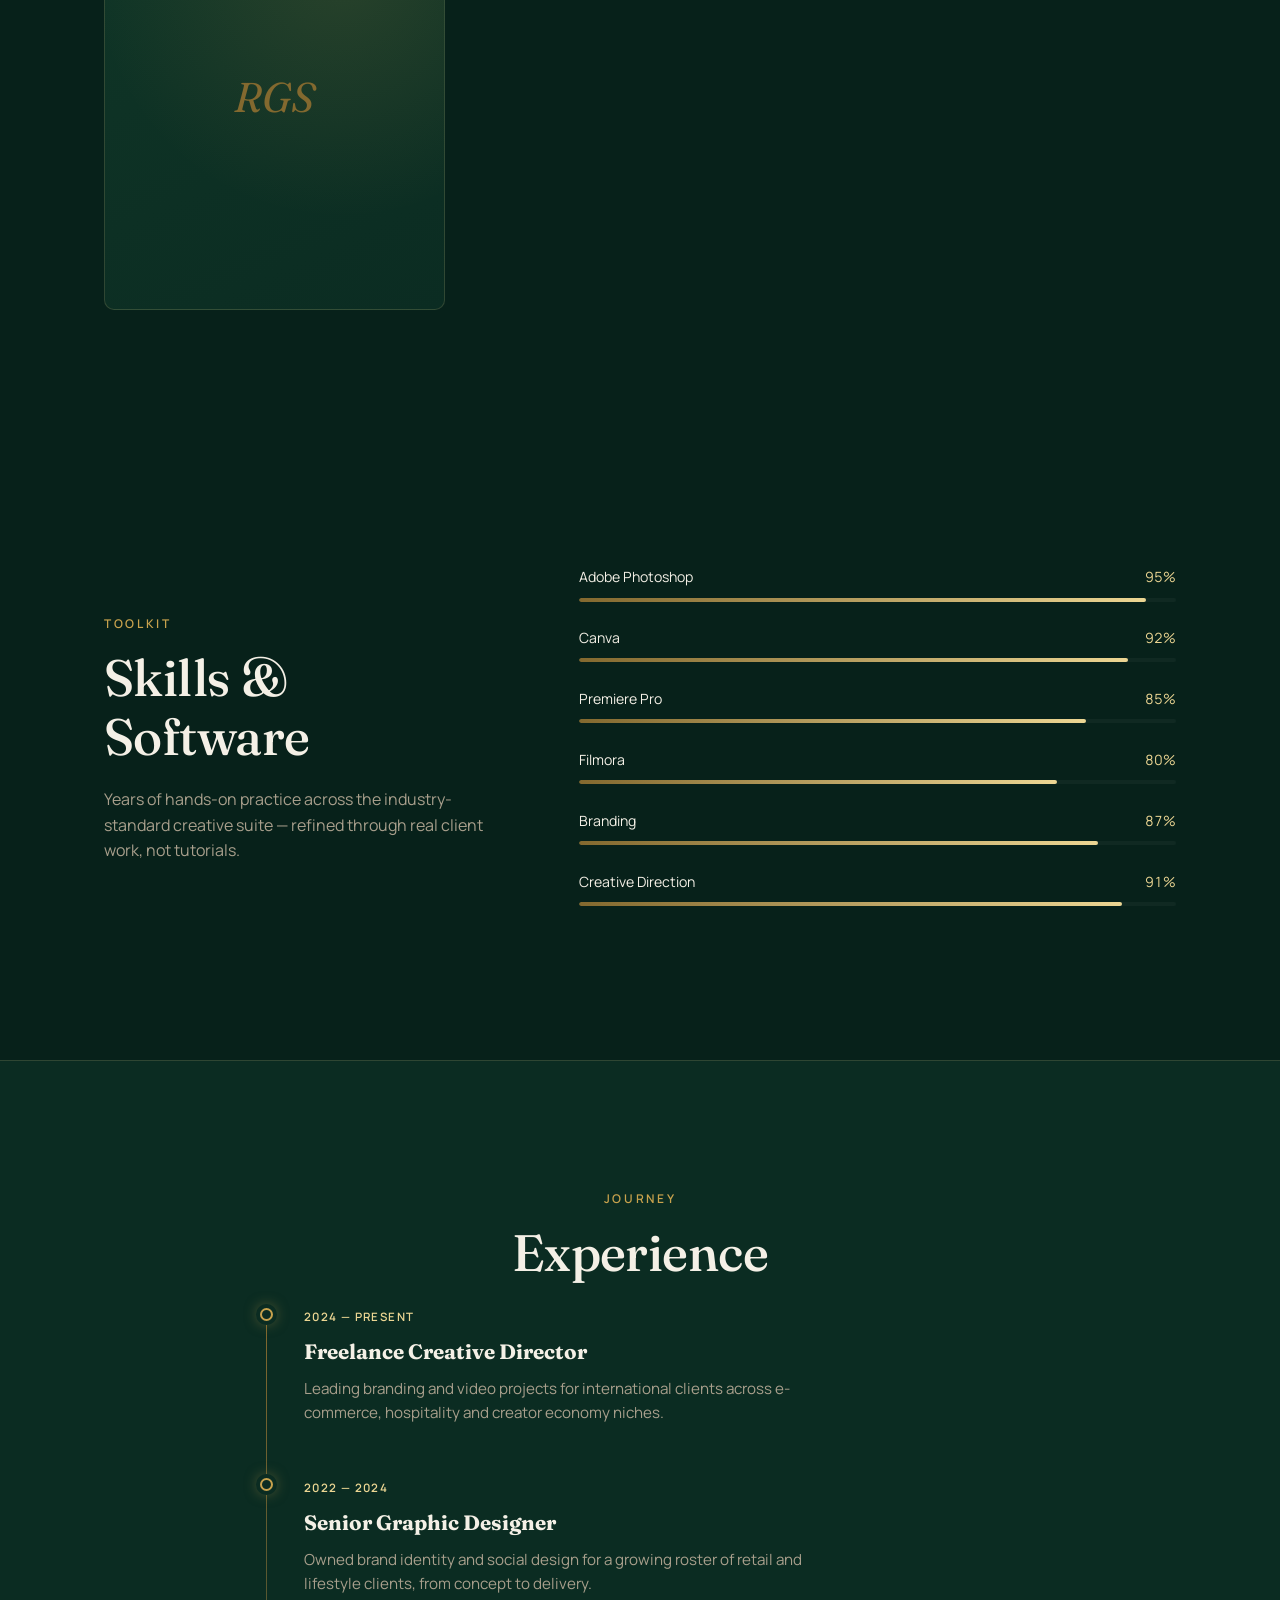
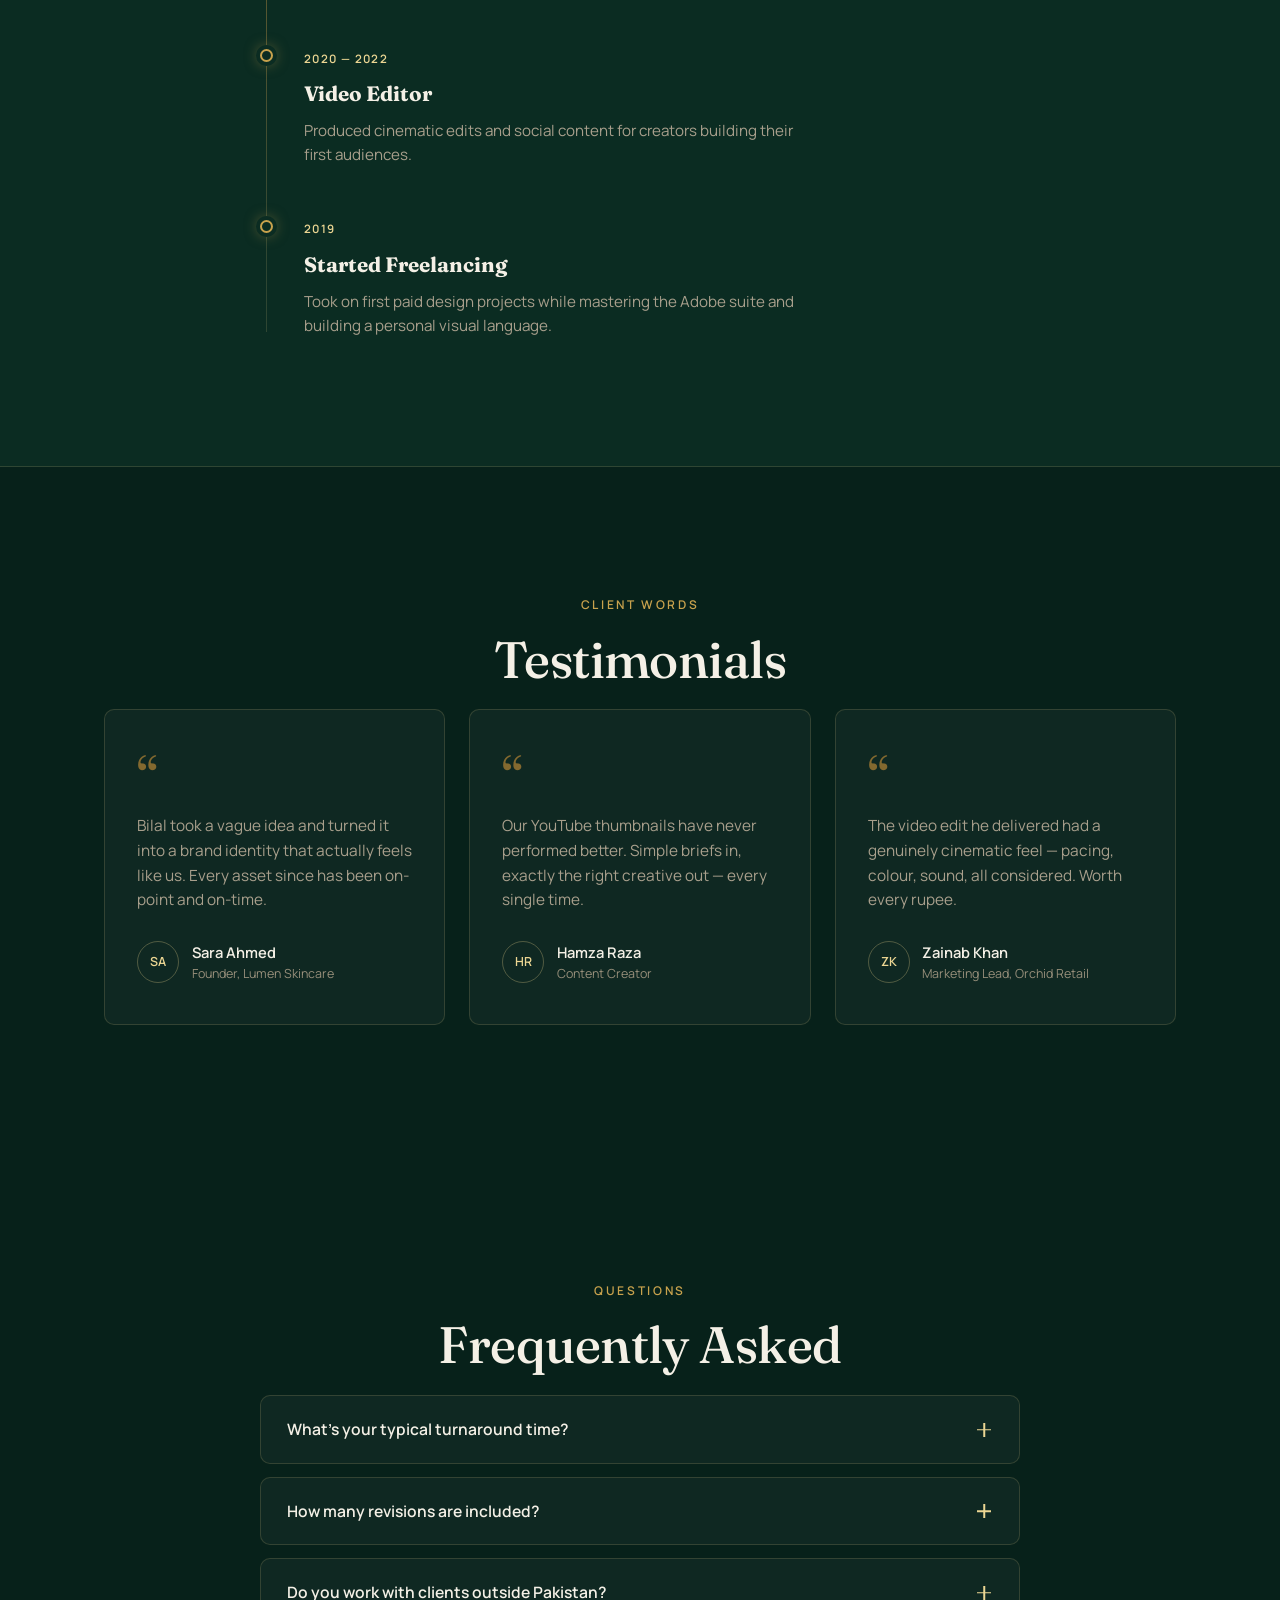
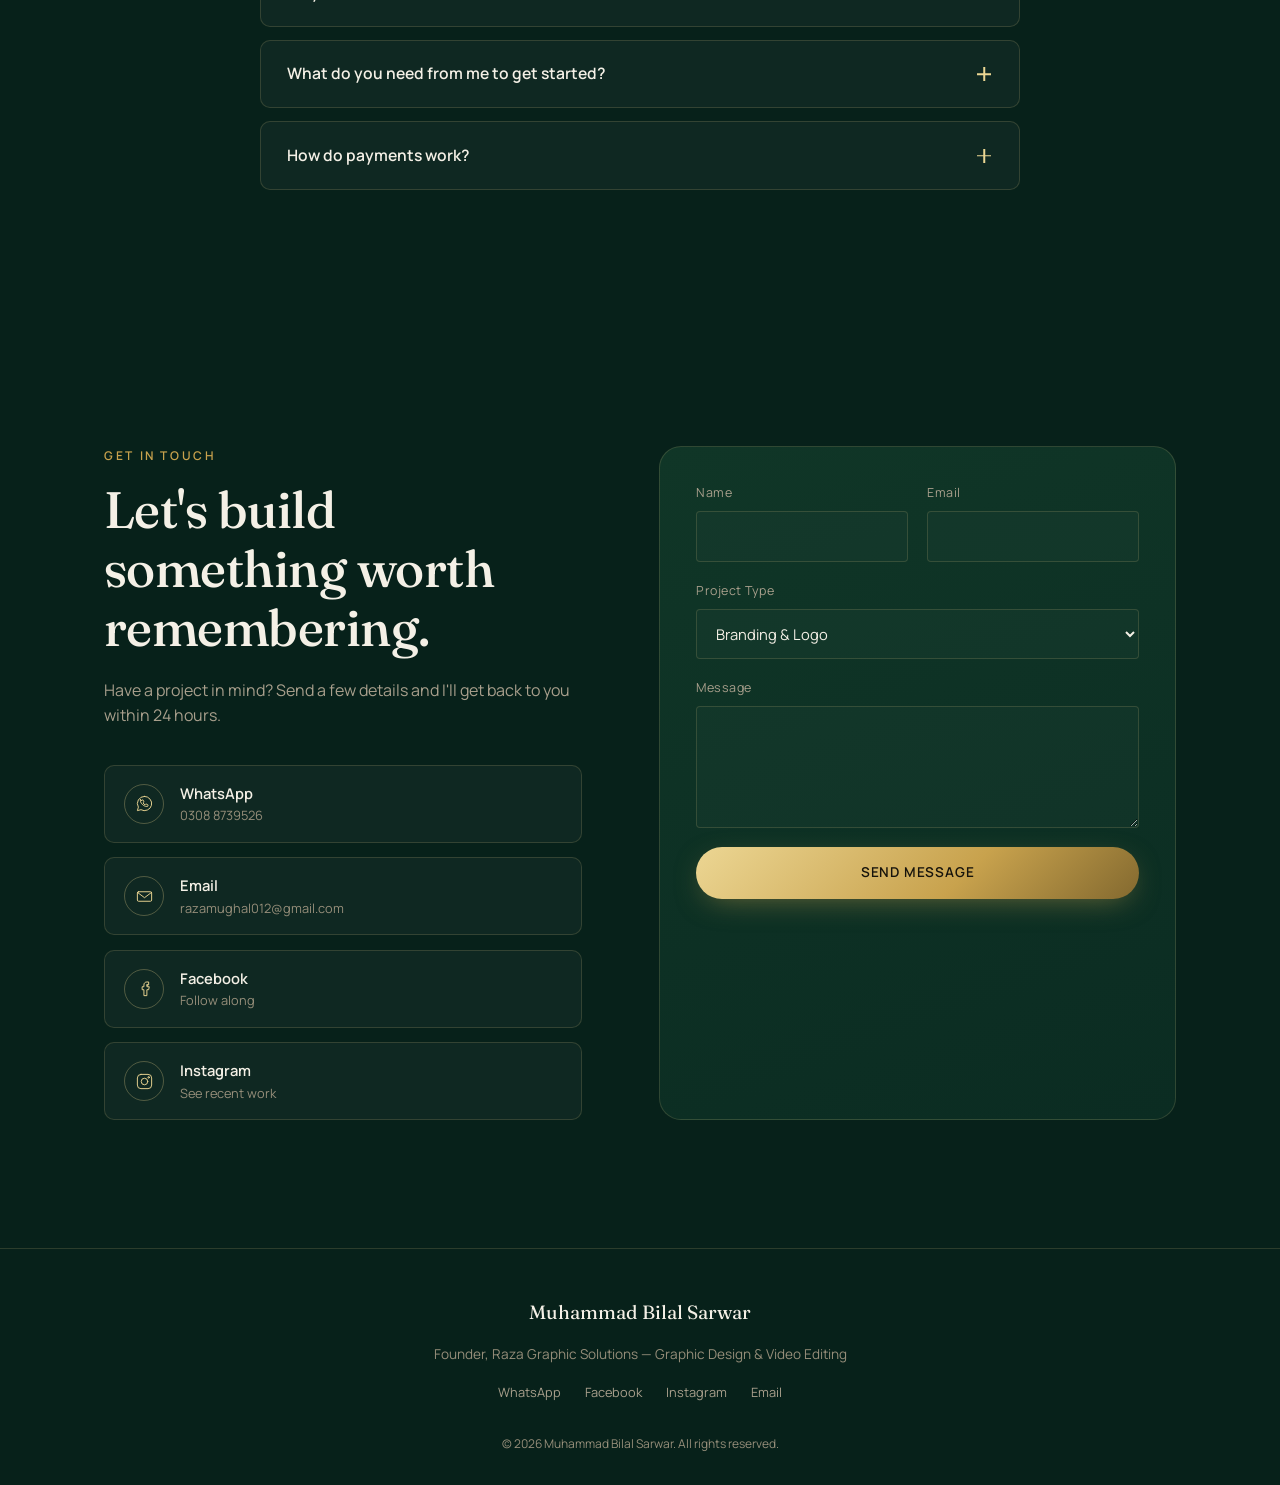
<file: index (1).html>
<!DOCTYPE html>
<html lang="en">
<head>
<meta charset="UTF-8">
<meta name="viewport" content="width=device-width, initial-scale=1.0">
<title>Raza Graphic Solutions — Graphic Designer & Video Editor | Pakistan</title>
<meta name="description" content="Raza Graphic Solutions is a premium graphic design and video editing studio based in Pakistan, helping brands, agencies and startups worldwide build a striking visual identity.">
<meta name="keywords" content="Raza Graphic Solutions, graphic designer Pakistan, brand identity designer, video editor, logo design, social media design, YouTube thumbnails">
<meta name="author" content="Muhammad Bilal Sarwar">
<meta name="robots" content="index, follow">
<link rel="canonical" href="https://razagraphicsolutions.com/">
<meta name="theme-color" content="#07211a">
<meta name="format-detection" content="telephone=no">

<!-- Open Graph -->
<meta property="og:type" content="website">
<meta property="og:title" content="Raza Graphic Solutions — Graphic Designer & Video Editor">
<meta property="og:description" content="Premium branding, social creatives and cinematic video editing for brands and creators worldwide.">
<meta property="og:image" content="assets/images/og-cover.jpg">
<meta property="og:url" content="https://razagraphicsolutions.com/">
<meta property="og:locale" content="en_US">

<!-- Twitter -->
<meta name="twitter:card" content="summary_large_image">
<meta name="twitter:title" content="Raza Graphic Solutions — Graphic Designer & Video Editor">
<meta name="twitter:description" content="Premium branding, social creatives and cinematic video editing for brands and creators worldwide.">
<meta name="twitter:image" content="assets/images/og-cover.jpg">

<!-- Structured Data -->
<script type="application/ld+json">
{
  "@context": "https://schema.org",
  "@type": "Organization",
  "name": "Raza Graphic Solutions",
  "description": "Graphic design and video editing studio based in Pakistan.",
  "url": "https://razagraphicsolutions.com/",
  "image": "https://razagraphicsolutions.com/assets/images/about-portrait.jpg",
  "email": "razamughal012@gmail.com",
  "telephone": "+923088739526",
  "address": { "@type": "PostalAddress", "addressCountry": "PK" },
  "founder": {
    "@type": "Person",
    "name": "Muhammad Bilal Sarwar"
  },
  "sameAs": [
    "https://www.facebook.com/share/1Ja1kg6dsx/",
    "https://www.instagram.com/raza_mughal_012?igsh=YjZicDR2Y2Z2bDI="
  ]
}
</script>

<link rel="preconnect" href="https://fonts.googleapis.com">
<link rel="preconnect" href="https://fonts.gstatic.com" crossorigin>
<link href="https://fonts.googleapis.com/css2?family=Fraunces:ital,opsz,wght@0,9..144,400..600;1,9..144,400..600&family=Manrope:wght@400;500;600&family=JetBrains+Mono&display=swap" rel="stylesheet">

<link rel="stylesheet" href="style.css">
</head>
<body>

<!-- ============ SKIP LINK ============ -->
<a href="#main" class="skip-link">Skip to content</a>

<!-- ============ CUSTOM CURSOR (desktop only, see script.js) ============ -->
<div class="cursor" id="cursor" aria-hidden="true">
  <div class="cursor__dot"></div>
  <div class="cursor__ring"></div>
</div>

<!-- ============ LOADING SCREEN ============ -->
<div class="loader" id="loader" aria-hidden="true">
  <div class="loader__mark">
    <svg viewBox="0 0 120 120" class="loader__ring">
      <circle cx="60" cy="60" r="52" class="loader__ring-track"/>
      <circle cx="60" cy="60" r="52" class="loader__ring-fill"/>
    </svg>
    <img src="assets/images/mascot.webp" alt="" class="loader__mascot" id="loaderInitials">
  </div>
  <p class="loader__label">Welcome to Raza Graphic Solutions</p>
</div>

<!-- ============ SCROLL PROGRESS ============ -->
<div class="scroll-progress" id="scrollProgress" aria-hidden="true"></div>

<!-- ============ NAVIGATION ============ -->
<header class="nav" id="siteNav">
  <div class="nav__inner">
    <a href="#home" class="nav__logo" aria-label="Raza Graphic Solutions — home">
      <span class="nav__logo-mark" id="navLogoMark">RGS</span>
      <span class="nav__logo-full">Raza&nbsp;Graphic&nbsp;Solutions</span>
    </a>

    <nav class="nav__links" id="navLinks" aria-label="Primary">
      <a href="#home" class="nav__link" data-nav>Home</a>
      <a href="#about" class="nav__link" data-nav>About</a>
      <a href="#services" class="nav__link" data-nav>Services</a>
      <a href="#portfolio" class="nav__link" data-nav>Portfolio</a>
      <a href="#skills" class="nav__link" data-nav>Skills</a>
      <a href="#experience" class="nav__link" data-nav>Experience</a>
      <a href="#testimonials" class="nav__link" data-nav>Testimonials</a>
      <a href="#faq" class="nav__link" data-nav>FAQ</a>
      <a href="#contact" class="nav__link nav__link--cta" data-nav>Contact</a>
    </nav>

    <button class="theme-toggle" id="themeToggle" aria-label="Switch to light mode">
      <svg class="theme-toggle__sun" viewBox="0 0 24 24"><circle cx="12" cy="12" r="4.5"/><path d="M12 2v3M12 19v3M4.2 4.2l2.1 2.1M17.7 17.7l2.1 2.1M2 12h3M19 12h3M4.2 19.8l2.1-2.1M17.7 6.3l2.1-2.1"/></svg>
      <svg class="theme-toggle__moon" viewBox="0 0 24 24"><path d="M20 14.5A8.5 8.5 0 1 1 9.5 4a7 7 0 0 0 10.5 10.5z"/></svg>
    </button>
    <button class="nav__toggle" id="navToggle" aria-label="Toggle menu" aria-expanded="false">
      <span></span><span></span><span></span>
    </button>
  </div>
</header>

<main id="main">

  <!-- ============ HERO ============ -->
  <section class="hero" id="home">
    <canvas class="hero__particles" id="particles" aria-hidden="true"></canvas>
    <div class="hero__bg" aria-hidden="true">
      <div class="hero__grain"></div>
      <div class="hero__glow hero__glow--a"></div>
      <div class="hero__glow hero__glow--b"></div>
      <div class="hero__shape hero__shape--ring"></div>
      <div class="hero__shape hero__shape--diamond"></div>
    </div>

    <div class="hero__inner">
      <p class="hero__eyebrow reveal" data-reveal>Based in Pakistan — Available Worldwide</p>

      <h1 class="hero__name hero__name--single reveal" data-reveal>Raza Graphic Solutions</h1>

      <p class="hero__title reveal" data-reveal>
        <span id="typingText" class="hero__typing"></span><span class="hero__caret" aria-hidden="true">|</span>
      </p>

      <p class="hero__intro reveal" data-reveal>
        We help brands, agencies and creators build a visual identity that feels expensive — through considered branding, striking social creatives and cinematic edits.
      </p>

      <div class="hero__cta reveal" data-reveal>
        <a href="#portfolio" class="btn btn--gold">
          <span>View Portfolio</span>
        </a>
        <a href="#contact" class="btn btn--ghost">
          <span>Contact Me</span>
        </a>
      </div>

      <div class="hero__marquee reveal" data-reveal aria-hidden="true">
        <div class="hero__marquee-track">
          <span>Branding</span><span>·</span><span>Logo Design</span><span>·</span><span>Social Media</span><span>·</span>
          <span>Video Editing</span><span>·</span><span>Retouching</span><span>·</span>
          <span>Branding</span><span>·</span><span>Logo Design</span><span>·</span><span>Social Media</span><span>·</span>
          <span>Video Editing</span><span>·</span><span>Retouching</span><span>·</span>
        </div>
      </div>
    </div>

    <a href="#about" class="hero__scroll" aria-label="Scroll to About section">
      <span class="hero__scroll-line"></span>
      <span class="hero__scroll-text">Scroll</span>
    </a>
  </section>

  <!-- ============ ABOUT ============ -->
  <section class="about" id="about">
    <div class="section-inner about__grid">
      <div class="about__media reveal" data-reveal>
        <div class="about__frame">
          <!-- Photo is managed via the admin CMS at /admin (Site Settings → Founder Photo).
               Until a photo is uploaded there, the initials placeholder below is shown. -->
          <div class="about__frame-inner" id="aboutFrameInner">
            <span class="about__frame-initials">MBS</span>
          </div>
          <span class="about__frame-caption">Muhammad Bilal Sarwar<br>Founder, Raza Graphic Solutions</span>
        </div>
      </div>

      <div class="about__content">
        <p class="eyebrow reveal" data-reveal>About</p>
        <h2 class="section-title reveal" data-reveal>Visual stories, told with precision.</h2>
        <p class="about__text reveal" data-reveal>
          Raza Graphic Solutions is a graphic design and video editing studio dedicated to creating high-quality visual experiences for businesses and individuals who care how they look. Our work spans branding, social media design, advertising creatives, posters, thumbnails, photo editing and cinematic video editing.
        </p>
        <p class="about__text reveal" data-reveal>
          Every project starts with the same question: what does this brand need to say, and how can it be said more clearly? That question shapes every layout, every frame, every cut — right down to the last pixel.
        </p>

        <div class="about__stats reveal" data-reveal>
          <div class="about__stat">
            <span class="about__stat-value"><span class="about__stat-num" data-count="150">0</span><span class="about__stat-plus">+</span></span>
            <span class="about__stat-label">Projects Delivered</span>
          </div>
          <div class="about__stat">
            <span class="about__stat-value"><span class="about__stat-num" data-count="60">0</span><span class="about__stat-plus">+</span></span>
            <span class="about__stat-label">Happy Clients</span>
          </div>
          <div class="about__stat">
            <span class="about__stat-value"><span class="about__stat-num" data-count="10">0</span><span class="about__stat-plus">+</span></span>
            <span class="about__stat-label">Years Experience</span>
          </div>
        </div>
      </div>
    </div>
  </section>

  <!-- ============ SERVICES ============ -->
  <section class="services" id="services">
    <div class="section-inner">
      <p class="eyebrow reveal center" data-reveal>What I Do</p>
      <h2 class="section-title center reveal" data-reveal>Services</h2>
      <p class="section-sub center reveal" data-reveal>A full creative toolkit, from first sketch to final export.</p>

      <div class="services__grid">
        <article class="service-card reveal" data-reveal>
          <span class="service-card__num">01</span>
          <h3 class="service-card__title">Graphic Design</h3>
          <p class="service-card__text">Clean, purposeful design for print and digital — built to communicate first, decorate second.</p>
        </article>
        <article class="service-card reveal" data-reveal>
          <span class="service-card__num">02</span>
          <h3 class="service-card__title">Brand Identity</h3>
          <p class="service-card__text">Cohesive systems — colour, type, tone — so every touchpoint feels like the same brand.</p>
        </article>
        <article class="service-card reveal" data-reveal>
          <span class="service-card__num">03</span>
          <h3 class="service-card__title">Logo Design</h3>
          <p class="service-card__text">Distinct marks that hold up at any size, on any surface, for years to come.</p>
        </article>
        <article class="service-card reveal" data-reveal>
          <span class="service-card__num">04</span>
          <h3 class="service-card__title">Social Media Design</h3>
          <p class="service-card__text">Feed-ready creatives that stop the scroll and stay on-brand, post after post.</p>
        </article>
        <article class="service-card reveal" data-reveal>
          <span class="service-card__num">05</span>
          <h3 class="service-card__title">Poster Design</h3>
          <p class="service-card__text">Bold, single-glance compositions built to work from a phone screen to a billboard.</p>
        </article>
        <article class="service-card reveal" data-reveal>
          <span class="service-card__num">06</span>
          <h3 class="service-card__title">Banner Design</h3>
          <p class="service-card__text">Web and ad banners engineered for attention without losing brand discipline.</p>
        </article>
        <article class="service-card reveal" data-reveal>
          <span class="service-card__num">07</span>
          <h3 class="service-card__title">YouTube Thumbnails</h3>
          <p class="service-card__text">High-contrast, click-worthy thumbnails that still feel true to the channel.</p>
        </article>
        <article class="service-card reveal" data-reveal>
          <span class="service-card__num">08</span>
          <h3 class="service-card__title">Video Editing</h3>
          <p class="service-card__text">Cinematic pacing, colour and sound design for content that holds attention.</p>
        </article>
        <article class="service-card reveal" data-reveal>
          <span class="service-card__num">09</span>
          <h3 class="service-card__title">Photo Retouching</h3>
          <p class="service-card__text">Precise, natural-looking retouching that enhances without over-processing.</p>
        </article>
      </div>
    </div>
  </section>

  <!-- ============ PORTFOLIO ============ -->
  <section class="portfolio" id="portfolio">
    <div class="section-inner">
      <p class="eyebrow reveal center" data-reveal>Featured Work</p>
      <h2 class="section-title center reveal" data-reveal>Portfolio</h2>
      <p class="section-sub center reveal" data-reveal>A cross-section of recent branding, design and video work.</p>

      <div class="portfolio__filters reveal" data-reveal role="tablist" aria-label="Portfolio categories" id="portfolioFilters">
        <button class="filter-btn is-active" data-filter="all" role="tab" aria-selected="true">All</button>
      </div>

      <!-- Replace placeholder tiles with real <img src="assets/images/work-XX.jpg" loading="lazy"> once assets are supplied -->
      <div class="portfolio__grid" id="portfolioGrid"></div>
    </div>
  </section>

  <!-- ============ PROJECT MODAL / LIGHTBOX ============ -->
  <div class="lightbox" id="lightbox" aria-hidden="true" role="dialog" aria-modal="true" aria-label="Project details">
    <button class="lightbox__close" id="lightboxClose" aria-label="Close preview">&times;</button>
    <button class="lightbox__nav lightbox__nav--prev" id="lightboxPrev" aria-label="Previous project">&#8249;</button>
    <div class="lightbox__content">
      <div class="lightbox__media" id="lightboxMedia"></div>
      <div class="lightbox__meta">
        <span class="lightbox__category" id="lightboxCategory"></span>
        <h3 class="lightbox__title" id="lightboxTitle"></h3>
        <p class="lightbox__desc" id="lightboxDesc"></p>
        <dl class="lightbox__facts" id="lightboxFacts"></dl>
        <div class="lightbox__thumbs" id="lightboxThumbs"></div>
      </div>
    </div>
    <button class="lightbox__nav lightbox__nav--next" id="lightboxNext" aria-label="Next project">&#8250;</button>
  </div>

  <!-- ============ SKILLS ============ -->
  <section class="skills" id="skills">
    <div class="section-inner skills__grid">
      <div class="skills__intro">
        <p class="eyebrow reveal" data-reveal>Toolkit</p>
        <h2 class="section-title reveal" data-reveal>Skills &amp; Software</h2>
        <p class="about__text reveal" data-reveal>
          Years of hands-on practice across the industry-standard creative suite — refined through real client work, not tutorials.
        </p>
      </div>

      <div class="skills__bars reveal" data-reveal>
        <div class="skill-bar" data-percent="95">
          <div class="skill-bar__head"><span>Adobe Photoshop</span><span class="skill-bar__pct">95%</span></div>
          <div class="skill-bar__track"><div class="skill-bar__fill"></div></div>
        </div>
        <div class="skill-bar" data-percent="92">
          <div class="skill-bar__head"><span>Canva</span><span class="skill-bar__pct">92%</span></div>
          <div class="skill-bar__track"><div class="skill-bar__fill"></div></div>
        </div>
        <div class="skill-bar" data-percent="85">
          <div class="skill-bar__head"><span>Premiere Pro</span><span class="skill-bar__pct">85%</span></div>
          <div class="skill-bar__track"><div class="skill-bar__fill"></div></div>
        </div>
        <div class="skill-bar" data-percent="80">
          <div class="skill-bar__head"><span>Filmora</span><span class="skill-bar__pct">80%</span></div>
          <div class="skill-bar__track"><div class="skill-bar__fill"></div></div>
        </div>
        <div class="skill-bar" data-percent="87">
          <div class="skill-bar__head"><span>Branding</span><span class="skill-bar__pct">87%</span></div>
          <div class="skill-bar__track"><div class="skill-bar__fill"></div></div>
        </div>
        <div class="skill-bar" data-percent="91">
          <div class="skill-bar__head"><span>Creative Direction</span><span class="skill-bar__pct">91%</span></div>
          <div class="skill-bar__track"><div class="skill-bar__fill"></div></div>
        </div>
      </div>
    </div>
  </section>

  <!-- ============ EXPERIENCE TIMELINE ============ -->
  <section class="experience" id="experience">
    <div class="section-inner">
      <p class="eyebrow reveal center" data-reveal>Journey</p>
      <h2 class="section-title center reveal" data-reveal>Experience</h2>

      <div class="timeline">
        <div class="timeline__line" aria-hidden="true"></div>

        <div class="timeline__item reveal" data-reveal>
          <div class="timeline__dot"></div>
          <span class="timeline__year">2024 — Present</span>
          <h3 class="timeline__title">Freelance Creative Director</h3>
          <p class="timeline__text">Leading branding and video projects for international clients across e-commerce, hospitality and creator economy niches.</p>
        </div>

        <div class="timeline__item reveal" data-reveal>
          <div class="timeline__dot"></div>
          <span class="timeline__year">2022 — 2024</span>
          <h3 class="timeline__title">Senior Graphic Designer</h3>
          <p class="timeline__text">Owned brand identity and social design for a growing roster of retail and lifestyle clients, from concept to delivery.</p>
        </div>

        <div class="timeline__item reveal" data-reveal>
          <div class="timeline__dot"></div>
          <span class="timeline__year">2020 — 2022</span>
          <h3 class="timeline__title">Video Editor</h3>
          <p class="timeline__text">Produced cinematic edits and social content for creators building their first audiences.</p>
        </div>

        <div class="timeline__item reveal" data-reveal>
          <div class="timeline__dot"></div>
          <span class="timeline__year">2019</span>
          <h3 class="timeline__title">Started Freelancing</h3>
          <p class="timeline__text">Took on first paid design projects while mastering the Adobe suite and building a personal visual language.</p>
        </div>
      </div>
    </div>
  </section>

  <!-- ============ TESTIMONIALS ============ -->
  <section class="testimonials" id="testimonials">
    <div class="section-inner">
      <p class="eyebrow reveal center" data-reveal>Client Words</p>
      <h2 class="section-title center reveal" data-reveal>Testimonials</h2>

      <div class="testimonials__track reveal" data-reveal>
        <article class="testimonial-card">
          <div class="testimonial-card__quote-mark">&ldquo;</div>
          <p class="testimonial-card__text">Bilal took a vague idea and turned it into a brand identity that actually feels like us. Every asset since has been on-point and on-time.</p>
          <div class="testimonial-card__author">
            <span class="testimonial-card__avatar">SA</span>
            <div>
              <span class="testimonial-card__name">Sara Ahmed</span>
              <span class="testimonial-card__role">Founder, Lumen Skincare</span>
            </div>
          </div>
        </article>
        <article class="testimonial-card">
          <div class="testimonial-card__quote-mark">&ldquo;</div>
          <p class="testimonial-card__text">Our YouTube thumbnails have never performed better. Simple briefs in, exactly the right creative out — every single time.</p>
          <div class="testimonial-card__author">
            <span class="testimonial-card__avatar">HR</span>
            <div>
              <span class="testimonial-card__name">Hamza Raza</span>
              <span class="testimonial-card__role">Content Creator</span>
            </div>
          </div>
        </article>
        <article class="testimonial-card">
          <div class="testimonial-card__quote-mark">&ldquo;</div>
          <p class="testimonial-card__text">The video edit he delivered had a genuinely cinematic feel — pacing, colour, sound, all considered. Worth every rupee.</p>
          <div class="testimonial-card__author">
            <span class="testimonial-card__avatar">ZK</span>
            <div>
              <span class="testimonial-card__name">Zainab Khan</span>
              <span class="testimonial-card__role">Marketing Lead, Orchid Retail</span>
            </div>
          </div>
        </article>
      </div>
    </div>
  </section>

  <!-- ============ FAQ ============ -->
  <section class="faq" id="faq">
    <div class="section-inner">
      <p class="eyebrow reveal center" data-reveal>Questions</p>
      <h2 class="section-title center reveal" data-reveal>Frequently Asked</h2>

      <div class="accordion reveal" data-reveal id="accordion">
        <div class="accordion__item">
          <button class="accordion__trigger" aria-expanded="false">
            <span>What's your typical turnaround time?</span>
            <span class="accordion__icon" aria-hidden="true"></span>
          </button>
          <div class="accordion__panel">
            <p>Most single deliverables (a logo, a poster, a thumbnail) take 2–4 days. Full brand identities or video projects typically take 1–3 weeks depending on scope — I'll give you an exact timeline after the brief.</p>
          </div>
        </div>
        <div class="accordion__item">
          <button class="accordion__trigger" aria-expanded="false">
            <span>How many revisions are included?</span>
            <span class="accordion__icon" aria-hidden="true"></span>
          </button>
          <div class="accordion__panel">
            <p>Every project includes a set number of revision rounds agreed upfront in the scope, and we keep refining together until it truly fits your brand.</p>
          </div>
        </div>
        <div class="accordion__item">
          <button class="accordion__trigger" aria-expanded="false">
            <span>Do you work with clients outside Pakistan?</span>
            <span class="accordion__icon" aria-hidden="true"></span>
          </button>
          <div class="accordion__panel">
            <p>Yes — the majority of my recent clients are international. All communication, briefs and delivery happen remotely over WhatsApp, email or your preferred tool.</p>
          </div>
        </div>
        <div class="accordion__item">
          <button class="accordion__trigger" aria-expanded="false">
            <span>What do you need from me to get started?</span>
            <span class="accordion__icon" aria-hidden="true"></span>
          </button>
          <div class="accordion__panel">
            <p>A short brief covering your goals, audience, brand references (if any) and deadline. I'll follow up with a couple of clarifying questions before starting work.</p>
          </div>
        </div>
        <div class="accordion__item">
          <button class="accordion__trigger" aria-expanded="false">
            <span>How do payments work?</span>
            <span class="accordion__icon" aria-hidden="true"></span>
          </button>
          <div class="accordion__panel">
            <p>Typically a deposit upfront with the balance on delivery, for larger projects split into milestones. Full details are confirmed in writing before work begins.</p>
          </div>
        </div>
      </div>
    </div>
  </section>

  <!-- ============ CONTACT ============ -->
  <section class="contact" id="contact">
    <div class="section-inner contact__grid">
      <div class="contact__intro">
        <p class="eyebrow reveal" data-reveal>Get In Touch</p>
        <h2 class="section-title reveal" data-reveal>Let's build something worth remembering.</h2>
        <p class="about__text reveal" data-reveal>
          Have a project in mind? Send a few details and I'll get back to you within 24 hours.
        </p>

        <div class="contact__channels reveal" data-reveal>
          <a href="https://wa.me/923088739526" class="contact-channel" target="_blank" rel="noopener">
            <span class="contact-channel__icon" aria-hidden="true">
              <svg viewBox="0 0 32 32"><path d="M16 4a12 12 0 00-10.3 18.1L4 28l6.1-1.6A12 12 0 1016 4z"/><path d="M11 11c0-.6.5-1 1-1h1.2c.4 0 .8.3.9.7l.8 2.4c.1.4 0 .8-.3 1l-.9.9c.6 1.4 1.7 2.5 3.1 3.1l.9-.9c.3-.3.7-.4 1-.3l2.4.8c.4.1.7.5.7.9V20c0 .5-.4 1-1 1h-1C14.5 21 9 15.5 9 10.5v-1z"/></svg>
            </span>
            <span>
              <span class="contact-channel__label">WhatsApp</span>
              <span class="contact-channel__value">0308 8739526</span>
            </span>
          </a>
          <a href="mailto:razamughal012@gmail.com" class="contact-channel">
            <span class="contact-channel__icon" aria-hidden="true">
              <svg viewBox="0 0 32 32"><rect x="4" y="8" width="24" height="16" rx="2"/><path d="M4 9l12 9 12-9"/></svg>
            </span>
            <span>
              <span class="contact-channel__label">Email</span>
              <span class="contact-channel__value">razamughal012@gmail.com</span>
            </span>
          </a>
          <a href="https://www.facebook.com/share/1Ja1kg6dsx/" class="contact-channel" target="_blank" rel="noopener">
            <span class="contact-channel__icon" aria-hidden="true">
              <svg viewBox="0 0 32 32"><path d="M20 10h3V5h-3c-3 0-5 2-5 5v3h-3v5h3v10h5V18h3l1-5h-4v-2c0-.6.4-1 1-1z"/></svg>
            </span>
            <span>
              <span class="contact-channel__label">Facebook</span>
              <span class="contact-channel__value">Follow along</span>
            </span>
          </a>
          <a href="https://www.instagram.com/raza_mughal_012?igsh=YjZicDR2Y2Z2bDI=" class="contact-channel" target="_blank" rel="noopener">
            <span class="contact-channel__icon" aria-hidden="true">
              <svg viewBox="0 0 32 32"><rect x="4" y="4" width="24" height="24" rx="6"/><circle cx="16" cy="16" r="5.5"/><circle cx="23" cy="9" r="1.3"/></svg>
            </span>
            <span>
              <span class="contact-channel__label">Instagram</span>
              <span class="contact-channel__value">See recent work</span>
            </span>
          </a>
        </div>
      </div>

      <form class="contact__form" data-reveal id="contactForm" novalidate>
        <div class="form-row">
          <label class="form-field">
            <span>Name</span>
            <input type="text" name="name" required autocomplete="name">
          </label>
          <label class="form-field">
            <span>Email</span>
            <input type="email" name="email" required autocomplete="email">
          </label>
        </div>
        <label class="form-field">
          <span>Project Type</span>
          <select name="project">
            <option>Branding &amp; Logo</option>
            <option>Social Media Design</option>
            <option>Video Editing</option>
            <option>Something else</option>
          </select>
        </label>
        <label class="form-field">
          <span>Message</span>
          <textarea name="message" rows="4" required></textarea>
        </label>
        <button type="submit" class="btn btn--gold btn--block">
          <span>Send Message</span>
        </button>
        <p class="form-status" id="formStatus" role="status" aria-live="polite"></p>
      </form>
    </div>
  </section>

</main>

<!-- ============ FOOTER ============ -->
<footer class="footer">
  <div class="section-inner footer__inner">
    <a href="#home" class="footer__logo">Muhammad&nbsp;Bilal&nbsp;Sarwar</a>
    <p class="footer__tagline">Founder, Raza Graphic Solutions — Graphic Design &amp; Video Editing</p>

    <div class="footer__social">
      <a href="https://wa.me/923088739526" aria-label="WhatsApp" target="_blank" rel="noopener">WhatsApp</a>
      <a href="https://www.facebook.com/share/1Ja1kg6dsx/" aria-label="Facebook" target="_blank" rel="noopener">Facebook</a>
      <a href="https://www.instagram.com/raza_mughal_012?igsh=YjZicDR2Y2Z2bDI=" aria-label="Instagram" target="_blank" rel="noopener">Instagram</a>
      <a href="mailto:razamughal012@gmail.com" aria-label="Email">Email</a>
    </div>

    <p class="footer__copy">&copy; <span id="year"></span> Muhammad Bilal Sarwar. All rights reserved.</p>
  </div>
</footer>

<button class="back-to-top" id="backToTop" aria-label="Back to top">
  <svg viewBox="0 0 24 24"><path d="M12 5l-7 7M12 5l7 7M12 5v14"/></svg>
</button>

<!-- ============ MASCOT ASSISTANT ============ -->
<div class="mascot" id="mascotWidget">
  <div class="mascot__bubble" id="mascotBubble" role="status">
    <p id="mascotBubbleText">Welcome to Raza Graphic Solutions! Tap me if you have a question 👋</p>
  </div>

  <button type="button" class="mascot__avatar" id="mascotAvatar" aria-label="Open assistant" aria-expanded="false">
    <img src="assets/images/mascot.webp" alt="" loading="lazy">
    <span class="mascot__dot" aria-hidden="true"></span>
  </button>

  <div class="mascot__panel" id="mascotPanel" aria-hidden="true">
    <div class="mascot__panel-head">
      <span>Ask me anything</span>
      <button type="button" class="mascot__panel-close" id="mascotPanelClose" aria-label="Close assistant">&times;</button>
    </div>
    <div class="mascot__panel-body" id="mascotPanelBody"></div>
  </div>
</div>

<script src="script.js" defer></script>
<!-- Netlify Identity: handles invite/confirmation links that land here before redirecting to /admin -->
<script src="https://identity.netlify.com/v1/netlify-identity-widget.js" defer></script>
<script defer>
  window.addEventListener('DOMContentLoaded', () => {
    if (window.netlifyIdentity) {
      netlifyIdentity.on('init', (user) => {
        if (!user) {
          netlifyIdentity.on('login', () => { document.location.href = '/admin/'; });
        }
      });
    }
  });
</script>
</body>
</html>
</file>
<file: style.css>
/* ==========================================================
   TOKENS
   ========================================================== */
:root{
  --bg:            #07211a;
  --bg-alt:        #0b2c22;
  --bg-raised:     #103627;
  --surface:       rgba(255,255,255,.035);
  --surface-hover: rgba(255,255,255,.06);
  --line:          rgba(232,207,138,.16);
  --line-strong:   rgba(232,207,138,.3);

  --gold:          #c8a24d;
  --gold-light:    #ecd693;
  --gold-dim:      #83692f;
  --gold-rgb:      200,162,77;

  --sea:           #2e8b57;
  --sea-light:     #4fae7a;
  --sea-dark:      #123a29;

  --ink:           #f4f0e6;
  --ink-muted:     #a89f8c;
  --ink-faint:     #968e7a; /* 4.6:1 min on --bg-alt — passes WCAG AA */

  --font-display:  "Fraunces", "Iowan Old Style", serif;
  --font-body:     "Manrope", -apple-system, BlinkMacSystemFont, sans-serif;

  --container:     1200px;
  --gutter:        clamp(1.5rem, 5vw, 4rem);

  --ease: cubic-bezier(.22,1,.36,1);
  --dur-fast: .3s;
  --dur-med: .6s;
  --dur-slow: 1s;

  --radius-s: 4px;
  --radius-m: 10px;
  --radius-l: 22px;
}

/* Light mode — toggled via data-theme="light" on <html>, see script.js */
html[data-theme="light"]{
  --bg:            #ffffff;
  --bg-alt:        #f1f8f4;
  --bg-raised:     #ffffff;
  --surface:       rgba(31,107,68,.045);
  --surface-hover: rgba(31,107,68,.09);
  --line:          rgba(31,107,68,.18);
  --line-strong:   rgba(31,107,68,.34);

  --gold:          #1f6b44;
  --gold-light:    #17572f;
  --gold-dim:      #2e8b57;
  --gold-rgb:      31,107,68;

  --sea:           #1f6b44;
  --sea-light:     #17572f;
  --sea-dark:      #e3f2ea;

  --ink:           #12251c;
  --ink-muted:     #3d5c4c;
  --ink-faint:     #59705f;
}
html[data-theme="light"] .cursor__dot{ background: var(--gold-light); }
html[data-theme="light"] .loader__initials,
html[data-theme="light"] .about__frame-initials,
html[data-theme="light"] .portfolio-item__visual,
html[data-theme="light"] .lightbox__media{ color: var(--gold-dim); }

@media (prefers-color-scheme: light){ :root{ } }

/* ==========================================================
   RESET
   ========================================================== */
*, *::before, *::after{ box-sizing: border-box; }
html{ scroll-behavior: smooth; color-scheme: dark; }
body{
  margin: 0;
  background: var(--bg);
  color: var(--ink);
  font-family: var(--font-body);
  font-size: 16px;
  line-height: 1.6;
  -webkit-font-smoothing: antialiased;
  overflow-x: hidden;
}
img, svg{ display:block; max-width:100%; }
a{ color: inherit; text-decoration: none; }
button{ font: inherit; color: inherit; background:none; border:none; cursor:pointer; }
ul{ list-style:none; margin:0; padding:0; }
h1,h2,h3,p{ margin:0; }
input, select, textarea{ font: inherit; color: inherit; }

::selection{ background: var(--gold); color:#161512; }

@media (prefers-reduced-motion: reduce){
  html{ scroll-behavior:auto; }
  *, *::before, *::after{
    animation-duration: .01ms !important;
    animation-iteration-count: 1 !important;
    transition-duration: .01ms !important;
    scroll-behavior: auto !important;
  }
}

:focus-visible{
  outline: 2px solid var(--gold);
  outline-offset: 3px;
  border-radius: 2px;
}

.skip-link{
  position: fixed; top: -60px; left: 1rem; z-index: 1000;
  background: var(--gold); color: #17140c; padding: .7rem 1.2rem; border-radius: var(--radius-s);
  font-size: .85rem; font-weight: 600; transition: top var(--dur-fast) var(--ease);
}
.skip-link:focus{ top: 1rem; }

/* ==========================================================
   CUSTOM CURSOR (desktop / fine-pointer only — see script.js)
   ========================================================== */
.cursor{ position: fixed; top:0; left:0; z-index: 999; pointer-events: none; opacity: 0; }
.cursor.is-active{ opacity: 1; }
.cursor__dot{
  position: absolute; width: 6px; height: 6px; margin: -3px 0 0 -3px; border-radius: 50%;
  background: var(--gold-light);
}
.cursor__ring{
  position: absolute; width: 34px; height: 34px; margin: -17px 0 0 -17px; border-radius: 50%;
  border: 1px solid var(--line-strong);
  transition: width var(--dur-fast) var(--ease), height var(--dur-fast) var(--ease),
              margin var(--dur-fast) var(--ease), border-color var(--dur-fast) var(--ease),
              background var(--dur-fast) var(--ease);
}
.cursor.is-hover .cursor__ring{
  width: 56px; height: 56px; margin: -28px 0 0 -28px;
  border-color: var(--gold); background: rgba(var(--gold-rgb),.08);
}
@media (hover: none), (pointer: coarse){
  .cursor{ display: none; }
}

/* ==========================================================
   LAYOUT HELPERS
   ========================================================== */
.section-inner{
  max-width: var(--container);
  margin: 0 auto;
  padding: clamp(5rem, 10vw, 8rem) var(--gutter);
}
.eyebrow{
  font-family: var(--font-body);
  font-size: .75rem;
  letter-spacing: .22em;
  text-transform: uppercase;
  color: var(--gold);
  margin-bottom: 1rem;
  font-weight: 600;
}
.section-title{
  font-family: var(--font-display);
  font-weight: 500;
  font-size: clamp(2rem, 4.5vw, 3.2rem);
  letter-spacing: -.01em;
  line-height: 1.15;
  color: var(--ink);
  margin-bottom: 1.25rem;
}
.section-sub{
  color: var(--ink-muted);
  font-size: 1.05rem;
  max-width: 46ch;
  margin-bottom: 3rem;
}
.center{ text-align: center; margin-left:auto; margin-right:auto; }

/* ==========================================================
   REVEAL ANIMATIONS
   ========================================================== */
.reveal{
  opacity: 0;
  transform: translateY(26px);
  transition: opacity var(--dur-slow) var(--ease), transform var(--dur-slow) var(--ease);
}
.reveal.is-visible{
  opacity: 1;
  transform: translateY(0);
}

/* ==========================================================
   BUTTONS
   ========================================================== */
.btn{
  position: relative;
  display: inline-flex;
  align-items: center;
  justify-content: center;
  padding: .95rem 2.2rem;
  font-size: .85rem;
  font-weight: 600;
  letter-spacing: .06em;
  text-transform: uppercase;
  border-radius: 999px;
  overflow: hidden;
  isolation: isolate;
  transition: transform var(--dur-fast) var(--ease), box-shadow var(--dur-fast) var(--ease);
}
.btn:hover{ transform: translateY(-2px); }
.btn:active{ transform: translateY(0); }

.btn--gold{
  background: linear-gradient(135deg, var(--gold-light), var(--gold) 60%, var(--gold-dim));
  color: #17140c;
  box-shadow: 0 8px 30px -10px rgba(var(--gold-rgb),.55);
}
.btn--gold:hover{ box-shadow: 0 12px 34px -8px rgba(var(--gold-rgb),.75); }
html[data-theme="light"] .btn--gold{ color: #ffffff; }

.btn--ghost{
  border: 1px solid var(--line-strong);
  color: var(--ink);
  background: rgba(255,255,255,.02);
  backdrop-filter: blur(6px);
}
.btn--ghost:hover{ background: rgba(255,255,255,.06); border-color: var(--gold); }

.btn--block{ width:100%; }

/* ==========================================================
   LOADER
   ========================================================== */
.loader{
  position: fixed; inset: 0; z-index: 999;
  background: var(--bg);
  display: flex; flex-direction: column; align-items: center; justify-content: center;
  gap: 1.25rem;
  transition: opacity .7s var(--ease), visibility .7s var(--ease);
}
.loader.is-hidden{ opacity: 0; visibility: hidden; pointer-events: none; }
.loader__mark{ position: relative; width: 120px; height: 120px; display:grid; place-items:center; }
.loader__ring{ width:120px; height:120px; transform: rotate(-90deg); position:absolute; inset:0; }
.loader__ring-track{ fill:none; stroke: var(--line); stroke-width: 1.5; }
.loader__ring-fill{
  fill:none; stroke: var(--gold); stroke-width: 1.5; stroke-linecap: round;
  stroke-dasharray: 327; stroke-dashoffset: 327;
  animation: loaderDraw 1.6s var(--ease) forwards;
}
@keyframes loaderDraw{ to{ stroke-dashoffset: 40; } }
.loader__initials{
  font-family: var(--font-display); font-size: 1.6rem; letter-spacing: .05em; color: var(--gold-light);
}
.loader__mascot{
  width: 72px; height: 72px; border-radius: 50%; object-fit: cover; object-position: top center;
}
.loader__label{
  font-size: .72rem; letter-spacing: .2em; text-transform: uppercase; color: var(--ink-faint);
}

/* ==========================================================
   SCROLL PROGRESS
   ========================================================== */
.scroll-progress{
  position: fixed; top:0; left:0; height: 2px; width: 0%;
  background: linear-gradient(90deg, var(--gold-dim), var(--gold-light));
  z-index: 900;
  transition: width .1s linear;
}

/* ==========================================================
   NAV
   ========================================================== */
.nav{
  position: fixed; top:0; left:0; right:0; z-index: 800;
  padding: 1.3rem 0;
  background: color-mix(in srgb, var(--bg) 55%, transparent);
  backdrop-filter: blur(8px);
  transition: padding var(--dur-fast) var(--ease), background var(--dur-fast) var(--ease), border-color var(--dur-fast) var(--ease);
  border-bottom: 1px solid transparent;
}
.nav.is-scrolled{
  padding: .85rem 0;
  background: var(--bg);
  background: color-mix(in srgb, var(--bg) 82%, transparent);
  backdrop-filter: blur(14px) saturate(140%);
  border-bottom-color: var(--line);
}
.nav__inner{
  max-width: var(--container);
  margin: 0 auto;
  padding: 0 var(--gutter);
  display: flex; align-items: center; justify-content: space-between;
}
.nav__logo{ display:flex; align-items:center; gap:.6rem; font-family: var(--font-display); }
.nav__logo-mark{
  width: 38px; height:38px; border-radius: 50%; border: 1px solid var(--line-strong);
  display:grid; place-items:center; font-size: .8rem; letter-spacing: .05em; color: var(--gold-light);
  overflow: hidden;
}
.nav__logo-mark img{ width:100%; height:100%; object-fit: cover; }
.loader__mark img{ width: 64px; height: 64px; object-fit: contain; border-radius: 50%; }
.nav__logo-full{ font-size: 1.05rem; letter-spacing: .02em; }
@media (max-width: 640px){ .nav__logo-full{ display:none; } }

.nav__links{ display:flex; align-items:center; gap: 2.1rem; }
.nav__link{
  position: relative; font-size: .85rem; color: var(--gold-light); font-weight: 600;
  padding: .3rem 0; transition: color var(--dur-fast);
}
.nav__link::after{
  content:""; position:absolute; left:0; right:0; bottom:-2px; height:1px;
  background: var(--gold); transform: scaleX(0); transform-origin: left; transition: transform var(--dur-fast) var(--ease);
}
.nav__link:hover, .nav__link.is-active{ color: var(--ink); }
.nav__link:hover::after, .nav__link.is-active::after{ transform: scaleX(1); }
.nav__link--cta{
  color: var(--gold-light); border:1px solid var(--line-strong); border-radius: 999px; padding: .5rem 1.1rem;
}
.nav__link--cta::after{ display:none; }
.nav__link--cta:hover{ border-color: var(--gold); background: rgba(var(--gold-rgb),.08); }

.theme-toggle{
  width: 40px; height: 40px; border-radius: 50%; border: 1px solid var(--line);
  display:grid; place-items:center; position: relative; flex-shrink: 0; margin-left: .5rem;
  transition: border-color var(--dur-fast);
}
.theme-toggle:hover{ border-color: var(--gold); }
.theme-toggle svg{
  position:absolute; width: 18px; height: 18px; fill:none; stroke: var(--gold-light);
  stroke-width: 1.7; stroke-linecap: round; stroke-linejoin: round;
  transition: opacity var(--dur-fast) var(--ease), transform var(--dur-fast) var(--ease);
}
.theme-toggle__moon{ opacity: 0; transform: rotate(-40deg) scale(.6); }
html[data-theme="light"] .theme-toggle__sun{ opacity: 0; transform: rotate(40deg) scale(.6); }
html[data-theme="light"] .theme-toggle__moon{ opacity: 1; transform: rotate(0) scale(1); }
html:not([data-theme="light"]) .theme-toggle__sun{ opacity: 1; transform: rotate(0) scale(1); }

.nav__toggle{
  display:none; width: 40px; height: 40px; border-radius: 50%; border: 1px solid var(--line);
  flex-direction: column; align-items:center; justify-content:center; gap: 5px;
}
.nav__toggle span{ width: 16px; height: 1px; background: var(--ink); transition: transform var(--dur-fast), opacity var(--dur-fast); }

@media (max-width: 860px){
  .nav__toggle{ display:flex; }
  .nav__links{
    position: fixed; top: 0; right: 0; height: 100dvh; width: min(70vw, 300px);
    background: var(--bg-raised); backdrop-filter: blur(16px);
    flex-direction: column; align-items: flex-start; justify-content: center; gap: 1.6rem;
    padding: 2rem var(--gutter);
    transform: translateX(100%); transition: transform var(--dur-med) var(--ease);
    border-left: 1px solid var(--line);
    box-shadow: -20px 0 50px -20px rgba(0,0,0,.45);
  }
  .nav__links.is-open{ transform: translateX(0); }
  .nav__link{ font-size: 1.05rem; }
  body.nav-open .nav__toggle span:nth-child(1){ transform: translateY(6px) rotate(45deg); }
  body.nav-open .nav__toggle span:nth-child(2){ opacity: 0; }
  body.nav-open .nav__toggle span:nth-child(3){ transform: translateY(-6px) rotate(-45deg); }

  /* Dimmed backdrop behind the open menu so it reads as an overlay on any theme */
  body.nav-open::before{
    content: ""; position: fixed; inset: 0; z-index: 799;
    background: rgba(0,0,0,.45);
  }
}
@media (max-width: 400px){
  .nav__links{ width: 82vw; }
}

/* ==========================================================
   HERO
   ========================================================== */
.hero{
  position: relative;
  min-height: 100svh;
  display: flex; flex-direction: column; align-items: center; justify-content: center;
  text-align: center;
  padding: 8rem var(--gutter) 4rem;
  overflow: hidden;
}
.hero__particles{ position:absolute; inset:0; z-index:0; opacity:.55; }
.hero__bg{ position:absolute; inset:0; z-index:0; }
.hero__grain{
  position:absolute; inset:0;
  background-image: url("data:image/svg+xml,%3Csvg xmlns='http://www.w3.org/2000/svg' width='120' height='120'%3E%3Cfilter id='n'%3E%3CfeTurbulence type='fractalNoise' baseFrequency='0.9' numOctaves='2' stitchTiles='stitch'/%3E%3C/filter%3E%3Crect width='100%25' height='100%25' filter='url(%23n)' opacity='0.05'/%3E%3C/svg%3E");
  opacity: .5; mix-blend-mode: overlay;
}
.hero__glow{ position:absolute; border-radius:50%; filter: blur(90px); opacity:.35; }
.hero__glow--a{
  width: 42vw; height: 42vw; top: -10%; left: -8%;
  background: radial-gradient(circle, var(--gold-dim), transparent 70%);
  animation: floatSlow 14s ease-in-out infinite;
}
.hero__glow--b{
  width: 34vw; height: 34vw; bottom: -12%; right: -6%;
  background: radial-gradient(circle, var(--sea), transparent 70%);
  animation: floatSlow 18s ease-in-out infinite reverse;
}
@keyframes floatSlow{
  0%,100%{ transform: translate(0,0); }
  50%{ transform: translate(3%, 4%); }
}

.hero__shape{ position:absolute; opacity:.5; }
.hero__shape--ring{
  width: 220px; height: 220px; border-radius: 50%; border: 1px solid var(--line-strong);
  top: 14%; right: 10%; animation: spinSlow 40s linear infinite;
}
.hero__shape--ring::before{
  content:""; position:absolute; inset: 24px; border-radius: 50%; border: 1px solid var(--line);
}
.hero__shape--diamond{
  width: 14px; height: 14px; border: 1px solid var(--gold-dim); transform: rotate(45deg);
  bottom: 22%; left: 8%; animation: floatSlow 9s ease-in-out infinite;
}
@keyframes spinSlow{ to{ transform: rotate(360deg); } }

.hero__inner{ position:relative; z-index:1; max-width: 900px; }
.hero__eyebrow{
  font-size: .75rem; letter-spacing: .28em; text-transform: uppercase; color: var(--gold);
  margin-bottom: 1.6rem; font-weight: 600;
}
.hero__name{
  font-family: var(--font-display);
  font-weight: 500;
  font-size: clamp(3rem, 11vw, 7.5rem);
  line-height: .96;
  letter-spacing: -.01em;
  margin-bottom: 1.6rem;
}
.hero__name-line{ display:block; color: var(--ink); }
.hero__name-line--gold{
  background: linear-gradient(120deg, var(--gold-dim), var(--gold-light) 45%, var(--gold));
  -webkit-background-clip: text; background-clip: text; color: transparent;
  font-style: italic;
}
.hero__name--single{
  font-size: clamp(1.9rem, 6.4vw, 4.6rem);
  white-space: normal;
  background: linear-gradient(120deg, var(--ink) 0%, var(--gold-light) 55%, var(--gold));
  -webkit-background-clip: text; background-clip: text; color: transparent;
}
.hero__title{
  font-size: clamp(1rem, 2vw, 1.25rem);
  color: var(--ink-muted);
  letter-spacing: .02em;
  margin-bottom: 1.75rem;
}
.hero__dot{ color: var(--gold); margin: 0 .3em; }
.hero__intro{
  max-width: 52ch; margin: 0 auto 2.75rem; color: var(--ink-muted); font-size: 1.05rem;
}
.hero__cta{ display: flex; gap: 1rem; justify-content: center; flex-wrap: wrap; margin-bottom: 3.5rem; }

.hero__caret{
  display: inline-block; color: var(--gold); margin-left: 2px;
  animation: caretBlink 1s steps(1) infinite;
}
@keyframes caretBlink{ 50%{ opacity: 0; } }

.hero__marquee{
  width: 100%; max-width: 640px; margin: 0 auto; overflow: hidden;
  -webkit-mask-image: linear-gradient(90deg, transparent, #000 12%, #000 88%, transparent);
  mask-image: linear-gradient(90deg, transparent, #000 12%, #000 88%, transparent);
}
.hero__marquee-track{
  display: flex; gap: .6rem; width: max-content;
  font-family: "JetBrains Mono", monospace; font-size: .72rem; letter-spacing: .08em;
  text-transform: uppercase; color: var(--ink-faint);
  animation: marquee 22s linear infinite;
}
.hero__marquee-track span:nth-child(odd){ color: var(--gold-dim); }
@keyframes marquee{ from{ transform: translateX(0); } to{ transform: translateX(-50%); } }

.hero__scroll{
  position: absolute; bottom: 2.5rem; left: 50%; transform: translateX(-50%);
  display:flex; flex-direction:column; align-items:center; gap:.6rem;
  color: var(--ink-faint); font-size: .68rem; letter-spacing: .22em; text-transform: uppercase;
  z-index: 1;
}
.hero__scroll-line{
  width: 1px; height: 42px; background: linear-gradient(var(--gold), transparent);
  position: relative; overflow: hidden;
}
.hero__scroll-line::after{
  content:""; position:absolute; top:-100%; left:0; width:100%; height:100%;
  background: var(--gold-light);
  animation: scrollLine 2.2s ease-in-out infinite;
}
@keyframes scrollLine{
  0%{ top: -100%; } 60%{ top: 100%; } 100%{ top: 100%; }
}

/* ==========================================================
   ABOUT
   ========================================================== */
.about__grid{
  display: grid; grid-template-columns: .8fr 1.2fr; gap: clamp(2.5rem, 6vw, 6rem); align-items: center;
}
@media (max-width: 860px){ .about__grid{ grid-template-columns: 1fr; } }

.about__frame{ position: relative; }
.about__frame-inner{
  aspect-ratio: 4/5; border-radius: var(--radius-l);
  background: linear-gradient(160deg, var(--bg-raised), var(--bg-alt));
  border: 1px solid var(--line);
  display:grid; place-items:center;
  position: relative; overflow: hidden;
}
.about__frame-inner img{ position:absolute; inset:0; width:100%; height:100%; object-fit: cover; }
.about__frame-inner::before{
  content:""; position:absolute; inset:0;
  background: radial-gradient(circle at 30% 20%, rgba(var(--gold-rgb),.16), transparent 55%),
              radial-gradient(circle at 80% 90%, rgba(46,139,87,.22), transparent 55%);
}
.about__frame-initials{
  font-family: var(--font-display); font-size: clamp(4rem, 10vw, 7rem); color: var(--gold);
  opacity: .85; position: relative; z-index:1;
}
.about__frame-caption{
  display:block; margin-top: 1.1rem; text-align:center; font-size: .82rem; color: var(--ink-faint); line-height:1.5;
}

.about__text{ color: var(--ink-muted); margin-bottom: 1.25rem; max-width: 56ch; }
.about__stats{ display:flex; gap: clamp(1.5rem, 4vw, 3rem); margin-top: 2.5rem; flex-wrap: wrap; }
.about__stat{ display:flex; flex-direction:column; gap:.35rem; }
.about__stat-value{ display: flex; align-items: baseline; gap: .1rem; }
.about__stat-num{ font-family: var(--font-display); font-size: 2.3rem; color: var(--gold-light); }
.about__stat-plus{ font-family: var(--font-display); font-size: 1.4rem; color: var(--gold-light); }
.about__stat-label{ font-size: .78rem; color: var(--ink-faint); letter-spacing:.04em; }

/* ==========================================================
   SERVICES
   ========================================================== */
.services{ background: var(--bg-alt); border-top: 1px solid var(--line); border-bottom: 1px solid var(--line); }
.services__grid{
  display: grid; grid-template-columns: repeat(auto-fit, minmax(250px, 1fr)); gap: 1.25rem;
}
.service-card{
  padding: 2rem 1.75rem; border: 1px solid var(--line); border-radius: var(--radius-m);
  background: var(--bg-raised);
  box-shadow: 0 8px 24px -16px rgba(0,0,0,.35);
  transition: border-color var(--dur-fast) var(--ease), background var(--dur-fast) var(--ease), transform var(--dur-fast) var(--ease), box-shadow var(--dur-fast) var(--ease);
}
.service-card:hover{
  border-color: var(--line-strong); background: var(--surface-hover); transform: translateY(-4px);
  box-shadow: 0 14px 32px -16px rgba(0,0,0,.4);
}
.service-card__num{
  display:block; font-family: var(--font-display); font-style: italic; color: var(--gold-dim); font-size: 1.1rem; margin-bottom: 1.4rem;
}
.service-card__title{
  font-family: var(--font-display); font-weight: 500; font-size: 1.2rem; margin-bottom: .6rem; color: var(--ink);
}
.service-card__text{ color: var(--ink-muted); font-size: .92rem; line-height:1.6; }

/* ==========================================================
   PORTFOLIO
   ========================================================== */
.portfolio__filters{
  display: flex; flex-wrap: wrap; gap: .6rem; justify-content: center; margin-bottom: 3rem;
}
.filter-btn{
  padding: .55rem 1.2rem; border-radius: 999px; border: 1px solid var(--line);
  font-size: .78rem; letter-spacing: .04em; color: var(--gold-light); font-weight: 600;
  transition: all var(--dur-fast) var(--ease);
}
.filter-btn:hover{ border-color: var(--line-strong); color: var(--ink); }
.filter-btn.is-active{
  background: var(--gold); color: #17140c; border-color: var(--gold); font-weight: 600;
}
html[data-theme="light"] .filter-btn.is-active{ color: #ffffff; }

.portfolio__grid{
  display: grid; grid-template-columns: repeat(auto-fit, minmax(280px, 1fr)); gap: 1.5rem;
}
.portfolio-item{
  position: relative; display: block; width: 100%; padding: 0; text-align: left;
  border-radius: var(--radius-m); overflow: hidden; cursor: pointer;
  aspect-ratio: 4/5; border: 1px solid var(--line);
  background: linear-gradient(155deg, var(--bg-raised), var(--bg-alt));
  transition: transform var(--dur-med) var(--ease), opacity var(--dur-fast) var(--ease);
  font: inherit; color: inherit;
}
.portfolio-item.is-hidden{ display:none; }
.portfolio-item__visual{
  position:absolute; inset:0; display:grid; place-items:center;
  font-family: var(--font-display); font-style: italic; font-size: 2.6rem; color: var(--gold-dim);
  background: radial-gradient(circle at 70% 20%, rgba(var(--gold-rgb),.14), transparent 60%);
}
.portfolio-item__img{
  position:absolute; inset:0; width:100%; height:100%; object-fit: cover;
  transition: transform var(--dur-med) var(--ease);
}
.portfolio-item:hover .portfolio-item__img{ transform: scale(1.06); }
.portfolio-item__overlay{
  position:absolute; inset:0; display:flex; flex-direction:column; justify-content:flex-end;
  padding: 1.5rem; background: linear-gradient(0deg, rgba(10,9,8,.92), rgba(10,9,8,.1) 60%);
  opacity: 0; transition: opacity var(--dur-fast) var(--ease);
}
.portfolio-item:hover .portfolio-item__overlay{ opacity: 1; }
.portfolio-item:hover{ transform: translateY(-6px); }
.portfolio-item__cat{ font-size: .68rem; letter-spacing:.18em; text-transform: uppercase; color: var(--gold-light); margin-bottom:.4rem; }
.portfolio-item__title{ font-family: var(--font-display); font-size: 1.15rem; color: var(--ink); }

/* ==========================================================
   LIGHTBOX
   ========================================================== */
.lightbox{
  position: fixed; inset:0; z-index: 950; display:flex; align-items:center; justify-content:center;
  background: rgba(6,5,4,.94); backdrop-filter: blur(10px);
  opacity: 0; visibility: hidden; transition: opacity var(--dur-fast) var(--ease), visibility var(--dur-fast);
  padding: var(--gutter);
}
.lightbox.is-open{ opacity: 1; visibility: visible; }
.lightbox__content{ max-width: 640px; width: 100%; text-align: center; }
.lightbox__media{
  aspect-ratio: 4/5; max-height: 60vh; margin: 0 auto 1.5rem; border-radius: var(--radius-m);
  background: linear-gradient(155deg, var(--bg-raised), var(--bg-alt)); border: 1px solid var(--line);
  display:grid; place-items:center; font-family: var(--font-display); font-style: italic; font-size: 3rem; color: var(--gold);
  overflow: hidden;
}
.lightbox__media img{ width:100%; height:100%; object-fit: cover; }
.lightbox__category{ font-size: .72rem; letter-spacing:.2em; text-transform: uppercase; color: var(--gold-light); }
.lightbox__title{ font-family: var(--font-display); font-size: 1.5rem; margin-top:.5rem; }
.lightbox__desc{ color: var(--ink-muted); font-size: .92rem; max-width: 46ch; margin: .9rem auto 0; }
.lightbox__facts{
  display: flex; flex-wrap: wrap; gap: .5rem 1.4rem; justify-content: center;
  margin: 1.3rem 0 0; font-size: .78rem;
}
.lightbox__facts dt{ display:inline; color: var(--ink-faint); text-transform: uppercase; letter-spacing:.06em; margin-right:.35rem; }
.lightbox__facts dd{ display:inline; margin:0; color: var(--ink); }
.lightbox__facts > div{ display:flex; }
.lightbox__thumbs{
  display:flex; gap:.6rem; justify-content:center; flex-wrap: wrap; margin-top: 1.2rem;
}
.lightbox__thumb{
  width: 56px; height: 56px; border-radius: var(--radius-s); overflow: hidden; cursor: pointer;
  border: 1px solid var(--line); opacity: .55; transition: all var(--dur-fast) var(--ease); flex-shrink: 0; padding: 0;
}
.lightbox__thumb img{ width:100%; height:100%; object-fit: cover; display:block; }
.lightbox__thumb.is-active{ opacity: 1; border-color: var(--gold); }
.lightbox__thumb:hover{ opacity: 1; }
.lightbox__close{
  position:absolute; top: 1.75rem; right: 1.75rem; width: 44px; height:44px; border-radius:50%;
  border: 1px solid var(--line); font-size: 1.5rem; line-height:1; color: var(--ink-muted);
  display:grid; place-items:center; transition: all var(--dur-fast);
}
.lightbox__close:hover{ color: var(--ink); border-color: var(--gold); }
.lightbox__nav{
  width: 48px; height:48px; border-radius:50%; border:1px solid var(--line); font-size: 1.6rem;
  display:grid; place-items:center; color: var(--ink-muted); transition: all var(--dur-fast); flex-shrink:0;
}
.lightbox__nav:hover{ color: var(--ink); border-color: var(--gold); }
@media (max-width: 700px){
  .lightbox{ flex-direction: column; gap: 1.25rem; }
  .lightbox__nav{ position: absolute; top:50%; transform: translateY(-50%); }
  .lightbox__nav--prev{ left: 1rem; } .lightbox__nav--next{ right: 1rem; }
}

/* ==========================================================
   SKILLS
   ========================================================== */
.skills__grid{ display:grid; grid-template-columns: .8fr 1.2fr; gap: clamp(2.5rem, 6vw, 6rem); align-items:center; }
@media (max-width: 860px){ .skills__grid{ grid-template-columns: 1fr; } }

.skill-bar{ margin-bottom: 1.6rem; }
.skill-bar__head{
  display:flex; justify-content:space-between; font-size: .88rem; margin-bottom: .55rem; color: var(--ink);
}
.skill-bar__pct{ color: var(--gold-light); font-variant-numeric: tabular-nums; }
.skill-bar__track{
  height: 4px; border-radius: 999px; background: var(--surface); overflow: hidden;
}
.skill-bar__fill{
  height: 100%; width: 0%; border-radius: 999px;
  background: linear-gradient(90deg, var(--gold-dim), var(--gold-light));
  transition: width 1.4s var(--ease);
}

/* ==========================================================
   EXPERIENCE TIMELINE
   ========================================================== */
.experience{ background: var(--bg-alt); border-top: 1px solid var(--line); border-bottom: 1px solid var(--line); }
.timeline{ position: relative; max-width: 760px; margin: 0 auto; padding-left: 2.75rem; }
.timeline__line{
  position: absolute; left: 6px; top: 6px; bottom: 6px; width: 1px;
  background: linear-gradient(var(--gold-dim), var(--line) 90%);
}
.timeline__item{ position: relative; padding-bottom: 3rem; }
.timeline__item:last-child{ padding-bottom: 0; }
.timeline__dot{
  position: absolute; left: -2.75rem; top: .3rem; width: 13px; height: 13px; border-radius: 50%;
  background: var(--bg-alt); border: 2px solid var(--gold);
  box-shadow: 0 0 0 4px var(--bg-alt), 0 0 14px 2px rgba(var(--gold-rgb),.5);
}
.timeline__year{
  display:inline-block; font-family: var(--font-body); font-size: .72rem; letter-spacing: .12em; text-transform: uppercase;
  color: var(--gold-light); margin-bottom: .55rem; font-weight: 600;
}
.timeline__title{ font-family: var(--font-display); font-size: 1.3rem; margin-bottom: .55rem; }
.timeline__text{ color: var(--ink-muted); font-size: .95rem; max-width: 56ch; }

/* ==========================================================
   FAQ ACCORDION
   ========================================================== */
.accordion{ max-width: 760px; margin: 0 auto; display: grid; gap: .8rem; }
.accordion__item{ border: 1px solid var(--line); border-radius: var(--radius-m); background: var(--surface); overflow: hidden; }
.accordion__trigger{
  width: 100%; display:flex; align-items:center; justify-content:space-between; gap: 1rem;
  padding: 1.3rem 1.6rem; text-align:left; font-size: .98rem; font-weight: 600; color: var(--ink);
}
.accordion__icon{ position: relative; width: 18px; height: 18px; flex-shrink: 0; }
.accordion__icon::before, .accordion__icon::after{
  content:""; position:absolute; top:50%; left:50%; background: var(--gold-light);
  transition: transform var(--dur-fast) var(--ease);
}
.accordion__icon::before{ width: 14px; height: 1.5px; transform: translate(-50%,-50%); }
.accordion__icon::after{ width: 1.5px; height: 14px; transform: translate(-50%,-50%); }
.accordion__item.is-open .accordion__icon::after{ transform: translate(-50%,-50%) rotate(90deg); opacity: 0; }
.accordion__panel{ max-height: 0; overflow: hidden; transition: max-height var(--dur-med) var(--ease); }
.accordion__panel p{ padding: 0 1.6rem 1.4rem; color: var(--ink-muted); font-size: .92rem; max-width: 62ch; }
.accordion__item.is-open .accordion__trigger{ color: var(--gold-light); }

/* ==========================================================
   TESTIMONIALS
   ========================================================== */
.testimonials__track{
  display: grid; grid-template-columns: repeat(auto-fit, minmax(280px, 1fr)); gap: 1.5rem;
}
.testimonial-card{
  padding: 2.5rem 2rem; border: 1px solid var(--line); border-radius: var(--radius-m);
  background: var(--surface); position: relative;
}
.testimonial-card__quote-mark{
  font-family: var(--font-display); font-size: 3.5rem; color: var(--gold-dim); line-height: 1; margin-bottom: .5rem;
}
.testimonial-card__text{ color: var(--ink-muted); font-size: .96rem; margin-bottom: 1.75rem; }
.testimonial-card__author{ display:flex; align-items:center; gap: .8rem; }
.testimonial-card__avatar{
  width: 42px; height: 42px; border-radius: 50%; border: 1px solid var(--line-strong);
  display:grid; place-items:center; font-size: .78rem; color: var(--gold-light); font-weight:600; flex-shrink:0;
}
.testimonial-card__name{ display:block; font-size: .92rem; color: var(--ink); font-weight:600; }
.testimonial-card__role{ display:block; font-size: .78rem; color: var(--ink-faint); }

/* ==========================================================
   CONTACT
   ========================================================== */
.contact__grid{
  display: grid; grid-template-columns: 1fr 1fr; gap: clamp(2.5rem, 6vw, 5rem);
}
@media (max-width: 860px){ .contact__grid{ grid-template-columns: 1fr; } }

.contact__channels{ display: grid; gap: .9rem; margin-top: 2.25rem; }
.contact-channel{
  display:flex; align-items:center; gap: 1rem; padding: 1rem 1.2rem;
  border: 1px solid var(--line); border-radius: var(--radius-m); background: var(--surface);
  transition: all var(--dur-fast) var(--ease);
}
.contact-channel:hover{ border-color: var(--gold); background: var(--surface-hover); transform: translateX(4px); }
.contact-channel__icon{
  width: 40px; height: 40px; border-radius: 50%; border: 1px solid var(--line-strong); flex-shrink:0;
  display:grid; place-items:center;
}
.contact-channel__icon svg{ width: 19px; height: 19px; fill:none; stroke: var(--gold-light); stroke-width: 1.6; stroke-linecap: round; stroke-linejoin: round; }
.contact-channel__label{ display:block; font-size: .92rem; font-weight:600; }
.contact-channel__value{ display:block; font-size: .8rem; color: var(--ink-faint); }

.contact__form{
  padding: 2.25rem; border: 1px solid var(--line); border-radius: var(--radius-l);
  background: linear-gradient(160deg, var(--bg-raised), var(--bg-alt));
  display: grid; gap: 1.2rem; align-content: start;
}
.form-row{ display:grid; grid-template-columns: 1fr 1fr; gap: 1.2rem; }
@media (max-width: 520px){ .form-row{ grid-template-columns: 1fr; } }

.form-field{ display:grid; gap: .5rem; font-size: .78rem; letter-spacing:.04em; color: var(--ink-muted); }
.form-field input, .form-field select, .form-field textarea{
  background: rgba(255,255,255,.02); border: 1px solid var(--line); border-radius: var(--radius-s);
  padding: .8rem .9rem; color: var(--ink); font-size: .92rem; transition: border-color var(--dur-fast);
  resize: vertical;
}
.form-field input:focus, .form-field select:focus, .form-field textarea:focus{
  outline: none; border-color: var(--gold);
}
.form-status{ font-size: .85rem; color: var(--gold-light); min-height: 1.2em; }

/* ==========================================================
   FOOTER
   ========================================================== */
.footer{ border-top: 1px solid var(--line); padding: 3rem 0 2rem; }
.footer__inner{ padding-top: 0; padding-bottom: 0; text-align:center; display:grid; gap: 1rem; justify-items:center; }
.footer__logo{ font-family: var(--font-display); font-size: 1.2rem; }
.footer__tagline{ color: var(--ink-faint); font-size: .85rem; }
.footer__social{ display:flex; gap: 1.5rem; flex-wrap:wrap; justify-content:center; }
.footer__social a{ font-size: .8rem; color: var(--ink-muted); transition: color var(--dur-fast); }
.footer__social a:hover{ color: var(--gold-light); }
.footer__copy{ font-size: .75rem; color: var(--ink-faint); margin-top: 1rem; }

/* ==========================================================
   BACK TO TOP
   ========================================================== */
.back-to-top{
  position: fixed; bottom: 1.75rem; right: 1.75rem; width: 46px; height: 46px; border-radius: 50%;
  background: var(--bg-raised); border: 1px solid var(--line-strong); z-index: 700;
  display:grid; place-items:center;
  opacity: 0; visibility: hidden; transform: translateY(10px);
  transition: all var(--dur-fast) var(--ease);
}
.back-to-top.is-visible{ opacity: 1; visibility: visible; transform: translateY(0); }
.back-to-top:hover{ border-color: var(--gold); }
.back-to-top svg{ width: 18px; height: 18px; fill:none; stroke: var(--gold-light); stroke-width: 2; stroke-linecap: round; stroke-linejoin: round; }

/* ==========================================================
   MASCOT ASSISTANT
   ========================================================== */
.mascot{
  position: fixed; bottom: 5.75rem; right: 1.75rem; z-index: 850;
  display: flex; flex-direction: column; align-items: flex-end; gap: .7rem;
  opacity: 0; transform: translateY(30px) scale(.9);
  transition: opacity .6s var(--ease), transform .6s var(--ease);
  pointer-events: none;
}
.mascot.is-visible{ opacity: 1; transform: translateY(0) scale(1); pointer-events: auto; }

.mascot__avatar{
  width: 68px; height: 68px; border-radius: 50%; overflow: hidden; position: relative;
  background: var(--bg-raised);
  animation: mascotBob 4.5s ease-in-out infinite;
}
.mascot__avatar img{ width:100%; height:100%; object-fit: cover; object-position: top center; }
@keyframes mascotBob{ 0%,100%{ transform: translateY(0); } 50%{ transform: translateY(-8px); } }
@media (prefers-reduced-motion: reduce){ .mascot__avatar{ animation: none; } }

.mascot__dot{
  position: absolute; top: 2px; right: 2px; width: 14px; height: 14px; border-radius: 50%;
  background: var(--sea-light); border: 2px solid var(--bg-raised);
  animation: mascotPulse 2s ease-in-out infinite;
}
@keyframes mascotPulse{ 0%,100%{ box-shadow: 0 0 0 0 rgba(79,174,122,.55);} 50%{ box-shadow: 0 0 0 6px rgba(79,174,122,0);} }

.mascot__bubble{
  max-width: 230px; padding: .85rem 1.1rem; border-radius: var(--radius-m) var(--radius-m) 4px var(--radius-m);
  background: var(--bg-raised); border: 1px solid var(--line-strong);
  font-size: .82rem; color: var(--ink); box-shadow: 0 12px 30px -12px rgba(0,0,0,.5);
  opacity: 0; transform: translateY(8px) scale(.95); transition: all var(--dur-fast) var(--ease);
  pointer-events: none;
}
.mascot__bubble.is-shown{ opacity: 1; transform: translateY(0) scale(1); }
.mascot__bubble p{ margin: 0; }

.mascot__panel{
  position: absolute; bottom: 82px; right: 0; width: min(320px, 82vw);
  background: var(--bg-raised); border: 1px solid var(--line-strong); border-radius: var(--radius-m);
  box-shadow: 0 20px 50px -14px rgba(0,0,0,.55); overflow: hidden;
  opacity: 0; visibility: hidden; transform: translateY(12px) scale(.96); transform-origin: bottom right;
  transition: all var(--dur-fast) var(--ease);
}
.mascot__panel.is-open{ opacity: 1; visibility: visible; transform: translateY(0) scale(1); }

.mascot__panel-head{
  display:flex; align-items:center; justify-content:space-between; padding: .9rem 1.1rem;
  border-bottom: 1px solid var(--line); font-family: var(--font-display); font-size: 1rem; color: var(--ink);
  background: linear-gradient(160deg, var(--bg-raised), var(--bg-alt));
}
.mascot__panel-close{
  width: 26px; height: 26px; border-radius: 50%; display:grid; place-items:center;
  font-size: 1.2rem; color: var(--ink-muted); line-height: 1;
}
.mascot__panel-close:hover{ color: var(--ink); }

.mascot__panel-body{ padding: .9rem; max-height: 340px; overflow-y: auto; }

.mascot__q{
  display:block; width:100%; text-align:left; padding: .7rem .9rem; margin-bottom: .5rem;
  border: 1px solid var(--line); border-radius: var(--radius-s); font-size: .85rem; color: var(--ink);
  background: var(--surface); transition: all var(--dur-fast) var(--ease);
}
.mascot__q:hover{ border-color: var(--gold); background: var(--surface-hover); }
.mascot__q:last-child{ margin-bottom: 0; }

.mascot__answer{ font-size: .85rem; color: var(--ink-muted); line-height: 1.6; }
.mascot__back{
  display:inline-flex; align-items:center; gap: .35rem; font-size: .78rem; color: var(--gold-light);
  margin-bottom: .8rem; font-weight: 600;
}
.mascot__back:hover{ color: var(--gold); }

.mascot__whatsapp{
  display:flex; align-items:center; justify-content:center; gap: .5rem;
  margin-top: .9rem; padding: .7rem; border-radius: var(--radius-s);
  background: linear-gradient(135deg, #1c5c3a, #123a29);
  color: #fff; font-size: .82rem; font-weight: 600;
}

@media (max-width: 640px){
  .mascot{ right: 1rem; bottom: 5rem; }
  .mascot__avatar{ width: 58px; height: 58px; }
  .mascot__panel{ bottom: 70px; }
}
</file>
